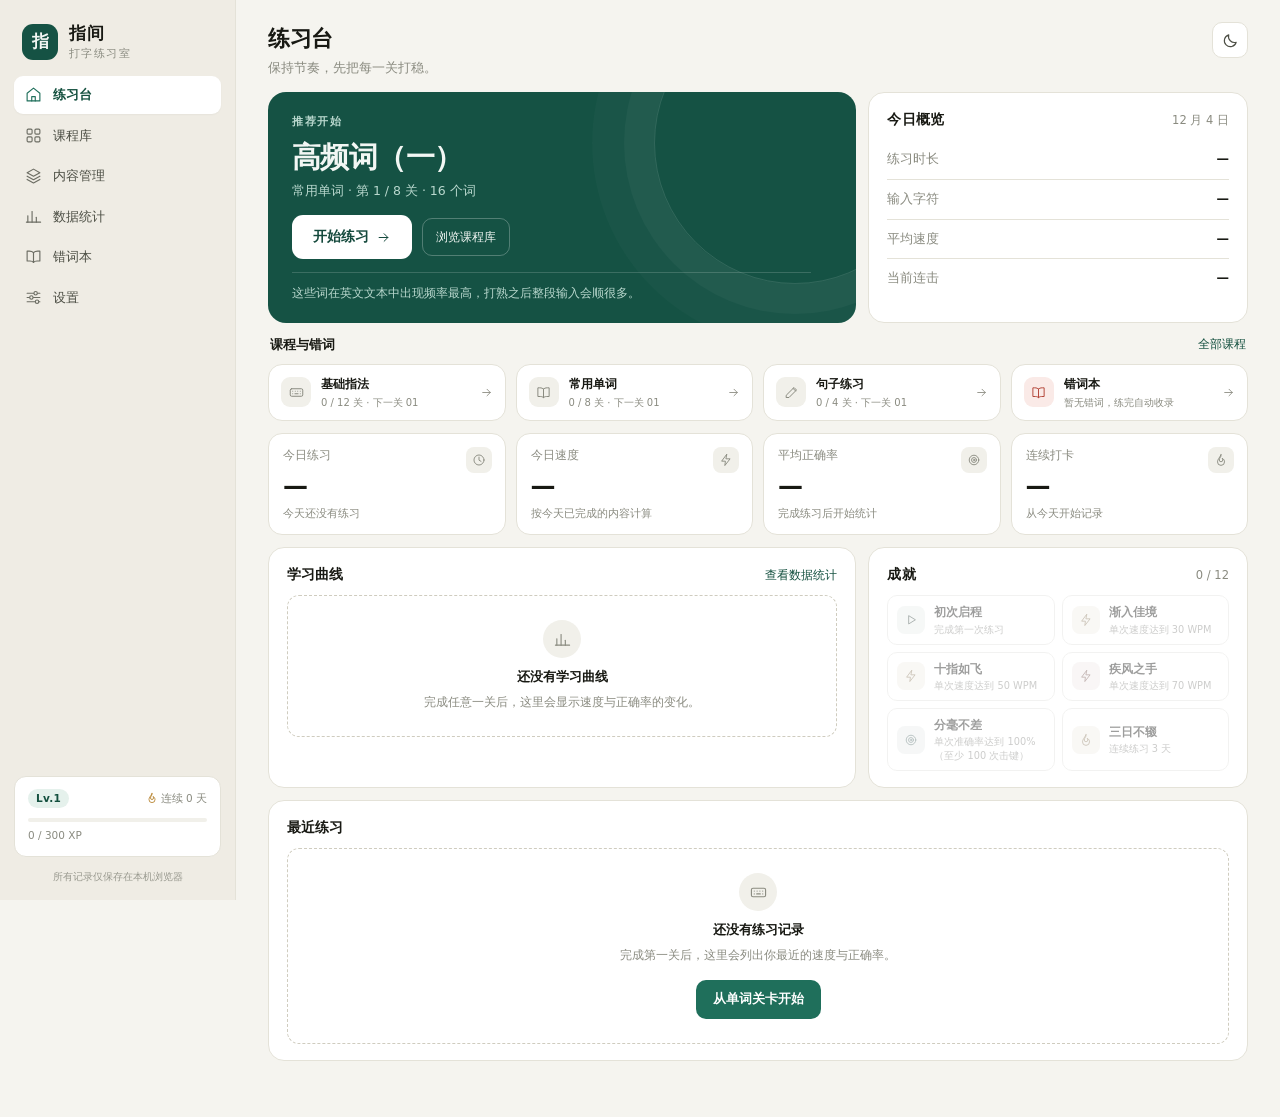
<file: index.html>
<!DOCTYPE html>
<html lang="zh-CN" data-theme="light">
<head>
  <meta charset="UTF-8">
  <meta name="viewport" content="width=device-width, initial-scale=1.0">
  <meta name="description" content="指间打字练习室：中文界面的英文打字训练工具，包含指法课程、单词与句子练习、逐字符反馈、速度与准确率统计。">
  <title>指间 · 打字练习室</title>
  <link rel="stylesheet" href="assets/styles.css">
  <script>
    // 首屏先按已保存的主题与语言着色，避免深色系统下闪白
    (function () {
      try {
        var saved = JSON.parse(localStorage.getItem("zhijian.typing.v1") || "{}");
        var theme = (saved.settings && saved.settings.theme) || "auto";
        if (theme === "auto") {
          theme = window.matchMedia && window.matchMedia("(prefers-color-scheme: dark)").matches ? "dark" : "light";
        }
        document.documentElement.setAttribute("data-theme", theme);
        var lang = (saved.settings && saved.settings.language) || "zh";
        document.documentElement.setAttribute("lang", lang === "zh" ? "zh-CN" : lang);
      } catch (err) { /* 保持默认浅色与中文 */ }
    })();
  </script>
</head>
<body>
  <svg class="svg-sprite" aria-hidden="true" xmlns="http://www.w3.org/2000/svg">
    <symbol id="i-home" viewBox="0 0 24 24"><path d="M3 10.2 12 3l9 7.2V21H3z"/><path d="M9.5 21v-6h5v6"/></symbol>
    <symbol id="i-grid" viewBox="0 0 24 24"><rect x="3" y="3" width="7" height="7" rx="1.6"/><rect x="14" y="3" width="7" height="7" rx="1.6"/><rect x="3" y="14" width="7" height="7" rx="1.6"/><rect x="14" y="14" width="7" height="7" rx="1.6"/></symbol>
    <symbol id="i-chart" viewBox="0 0 24 24"><path d="M4 20V11"/><path d="M10 20V5"/><path d="M16 20v-7"/><path d="M22 20H2"/></symbol>
    <symbol id="i-book" viewBox="0 0 24 24"><path d="M12 6.6C10.7 5.2 8.8 4.5 6 4.5H3v13.9h4c2.4 0 4.2.7 5 2 .8-1.3 2.6-2 5-2h4V4.5h-3c-2.8 0-4.7.7-6 2.1z"/><path d="M12 6.6v13.8"/></symbol>
    <symbol id="i-settings" viewBox="0 0 24 24"><path d="M3 6h9M18 6h3M3 12h3M12 12h9M3 18h11M20 18h1"/><circle cx="15" cy="6" r="2.4"/><circle cx="9" cy="12" r="2.4"/><circle cx="17" cy="18" r="2.4"/></symbol>
    <symbol id="i-play" viewBox="0 0 24 24"><path d="M8 5.2v13.6L19 12z"/></symbol>
    <symbol id="i-lock" viewBox="0 0 24 24"><rect x="5" y="11" width="14" height="10" rx="2"/><path d="M8.5 11V8a3.5 3.5 0 0 1 7 0v3"/></symbol>
    <symbol id="i-check" viewBox="0 0 24 24"><path d="M4 12.6 9.4 18 20 6.6"/></symbol>
    <symbol id="i-arrow-left" viewBox="0 0 24 24"><path d="M19 12H5"/><path d="m11 6-6 6 6 6"/></symbol>
    <symbol id="i-arrow-right" viewBox="0 0 24 24"><path d="M5 12h14"/><path d="m13 6 6 6-6 6"/></symbol>
    <symbol id="i-refresh" viewBox="0 0 24 24"><path d="M20 12a8 8 0 1 1-2.7-6"/><path d="M20 4v5h-5"/></symbol>
    <symbol id="i-speaker" viewBox="0 0 24 24"><path d="M11 5 6 9H3v6h3l5 4z"/><path d="M15.2 8.6a5 5 0 0 1 0 6.8"/><path d="M18.2 5.8a9 9 0 0 1 0 12.4"/></symbol>
    <symbol id="i-flame" viewBox="0 0 24 24"><path d="M12 3c1.1 4-3 5.2-3 9a3 3 0 0 0 6 0c0-1.1-.5-2-1-3 3 1.5 4 3.9 4 6.2a6 6 0 0 1-12 0C6 11.2 9 9 12 3z"/></symbol>
    <symbol id="i-target" viewBox="0 0 24 24"><circle cx="12" cy="12" r="8.2"/><circle cx="12" cy="12" r="4.2"/><circle cx="12" cy="12" r="1"/></symbol>
    <symbol id="i-bolt" viewBox="0 0 24 24"><path d="M13 2.5 4.5 14H11l-1 7.5L19 10h-6.5z"/></symbol>
    <symbol id="i-trophy" viewBox="0 0 24 24"><path d="M8 4h8v4.6a4 4 0 0 1-8 0z"/><path d="M8 5.5H5v2a3 3 0 0 0 3 3"/><path d="M16 5.5h3v2a3 3 0 0 1-3 3"/><path d="M12 12.6V17"/><path d="M8 21h8"/><path d="M9.5 21v-3.4h5V21"/></symbol>
    <symbol id="i-keyboard" viewBox="0 0 24 24"><rect x="2" y="6" width="20" height="12" rx="2.2"/><path d="M6 10h.01M10 10h.01M14 10h.01M18 10h.01M6 14h.01M18 14h.01M9.5 14h5"/></symbol>
    <symbol id="i-trash" viewBox="0 0 24 24"><path d="M4 7h16"/><path d="M9.5 7V4h5v3"/><path d="M6.5 7l1 13h9l1-13"/><path d="M10.5 11v5.5M13.5 11v5.5"/></symbol>
    <symbol id="i-sun" viewBox="0 0 24 24"><circle cx="12" cy="12" r="4"/><path d="M12 2v2M12 20v2M2 12h2M20 12h2M4.9 4.9l1.4 1.4M17.7 17.7l1.4 1.4M19.1 4.9l-1.4 1.4M6.3 17.7l-1.4 1.4"/></symbol>
    <symbol id="i-moon" viewBox="0 0 24 24"><path d="M20 14.5A8.5 8.5 0 0 1 9.5 4 8.5 8.5 0 1 0 20 14.5z"/></symbol>
    <symbol id="i-close" viewBox="0 0 24 24"><path d="m6 6 12 12M18 6 6 18"/></symbol>
    <symbol id="i-plus" viewBox="0 0 24 24"><path d="M12 5v14M5 12h14"/></symbol>
    <symbol id="i-clock" viewBox="0 0 24 24"><circle cx="12" cy="12" r="8.6"/><path d="M12 7v5.3l3.4 2"/></symbol>
    <symbol id="i-star" viewBox="0 0 24 24"><path d="m12 3.4 2.7 5.5 6 .9-4.4 4.3 1.1 6-5.4-2.9-5.4 2.9 1.1-6L3.3 9.8l6-.9z"/></symbol>
    <symbol id="i-pen" viewBox="0 0 24 24"><path d="M4 20h4L20 8l-4-4L4 16z"/><path d="m14.5 5.5 4 4"/></symbol>
    <symbol id="i-layers" viewBox="0 0 24 24"><path d="M12 3 3 8l9 5 9-5z"/><path d="m3 13 9 5 9-5"/><path d="m3 17.5 9 5 9-5"/></symbol>
  </svg>

  <input id="keySink" class="key-sink" autocomplete="off" autocorrect="off" autocapitalize="off" spellcheck="false" tabindex="-1" aria-hidden="true">

  <div class="app" id="app">
    <aside class="sidebar">
      <a class="brand" href="#/home">
        <span class="brand-mark" data-i18n="brand.mark">指</span>
        <span class="brand-text">
          <strong data-i18n="brand.name">指间</strong>
          <small data-i18n="brand.sub">打字练习室</small>
        </span>
      </a>

      <nav class="nav" id="nav">
        <a href="#/home" data-nav="home"><svg><use href="#i-home"/></svg><span data-i18n="nav.home">练习台</span></a>
        <a href="#/courses" data-nav="courses"><svg><use href="#i-grid"/></svg><span data-i18n="nav.courses">课程库</span></a>
        <a href="#/manage" data-nav="manage"><svg><use href="#i-layers"/></svg><span data-i18n="nav.manage">内容管理</span></a>
        <a href="#/stats" data-nav="stats"><svg><use href="#i-chart"/></svg><span data-i18n="nav.stats">数据统计</span></a>
        <a href="#/errors" data-nav="errors"><svg><use href="#i-book"/></svg><span data-i18n="nav.errors">错词本</span><em class="nav-badge" id="navErrorBadge" hidden>0</em></a>
        <a href="#/settings" data-nav="settings"><svg><use href="#i-settings"/></svg><span data-i18n="nav.settings">设置</span></a>
      </nav>

      <div class="sidebar-spacer"></div>

      <div class="profile-card">
        <div class="profile-row">
          <span class="level-pill" id="profileLevel">Lv.1</span>
          <span class="streak-chip" id="profileStreak"><svg><use href="#i-flame"/></svg>连续 0 天</span>
        </div>
        <div class="xp-track"><i id="profileXpBar" style="width:0%"></i></div>
        <div class="xp-text" id="profileXpText">0 / 300 XP</div>
      </div>
      <p class="sidebar-note" data-i18n="sidebar.note">所有记录仅保存在本机浏览器</p>
    </aside>

    <main class="main">
      <header class="topbar">
        <div class="topbar-title">
          <h1 id="pageTitle">练习台</h1>
          <p id="pageSub">保持节奏，先把每一关打稳。</p>
        </div>
        <div class="topbar-actions">
          <button class="icon-btn" id="themeBtn" title="切换深浅色" aria-label="切换深浅色" data-i18n-title="theme.toggle" data-i18n-aria="theme.toggle">
            <svg class="ico-sun"><use href="#i-sun"/></svg>
            <svg class="ico-moon"><use href="#i-moon"/></svg>
          </button>
        </div>
      </header>

      <div class="views" id="views">
        <section class="view" data-view="home" hidden></section>
        <section class="view" data-view="courses" hidden></section>
        <section class="view" data-view="manage" hidden></section>
        <section class="view" data-view="stats" hidden></section>
        <section class="view" data-view="errors" hidden></section>
        <section class="view" data-view="settings" hidden></section>
      </div>
    </main>
  </div>

  <div class="practice-layer" id="practiceLayer" hidden>
    <div class="practice-shell">
      <div class="practice-head">
        <button class="icon-btn" id="practiceBack" title="退出练习" aria-label="退出练习" data-i18n-title="practice.exit" data-i18n-aria="practice.exit"><svg><use href="#i-arrow-left"/></svg></button>
        <div class="practice-heading">
          <div class="practice-course" id="pCourse">基础指法</div>
          <div class="practice-title" id="pTitle">基准键 F / J</div>
        </div>
        <div class="practice-tools">
          <button class="ghost-btn small" id="pRestart"><svg><use href="#i-refresh"/></svg><span data-i18n="practice.restart">重来</span></button>
        </div>
      </div>

      <div class="progress-track"><i id="pProgress" style="width:0%"></i></div>

      <div class="live-stats">
        <div class="live-stat"><span class="live-label" data-i18n="practice.stat.speed">速度</span><span class="live-value" id="pWpm">0</span><span class="live-unit">WPM</span></div>
        <div class="live-stat"><span class="live-label" data-i18n="practice.stat.accuracy">正确率</span><span class="live-value" id="pAcc">100</span><span class="live-unit">%</span></div>
        <div class="live-stat"><span class="live-label" data-i18n="practice.stat.time">用时</span><span class="live-value" id="pTime">0:00</span></div>
        <div class="live-stat"><span class="live-label" data-i18n="practice.stat.combo">连击</span><span class="live-value" id="pCombo">0</span></div>
        <div class="live-stat live-stat-progress"><span class="live-label" data-i18n="practice.stat.progress">进度</span><span class="live-value" id="pCount">0 / 0</span></div>
      </div>

      <div class="stage" id="stage"></div>

      <div class="keyboard-wrap" id="keyboardWrap">
        <div class="keyboard" id="keyboard"></div>
        <div class="keyboard-legend">
          <span><i class="legend-dot expected"></i><span data-i18n="practice.legend.next">下一个键</span></span>
          <span><i class="legend-dot hot"></i><span data-i18n="practice.legend.hot">本次易错</span></span>
          <span class="legend-note" data-i18n="practice.legend.note">F / J 键上有定位凸起</span>
        </div>
      </div>

      <div class="practice-foot">
        <span id="pFootHint" data-i18n="practice.foot">按任意字母键开始 · 退格键删除 · Esc 退出</span>
      </div>
    </div>

    <div class="result-layer" id="resultLayer" hidden></div>
  </div>

  <div class="modal-layer" id="modalLayer" hidden>
    <div class="modal" id="modal" role="dialog" aria-modal="true"></div>
  </div>

  <div class="toast-stack" id="toastStack"></div>

  <script src="assets/i18n.js"></script>
  <script src="assets/lang/zh.js"></script>
  <script src="assets/lang/en.js"></script>
  <script src="assets/data.js"></script>
  <script src="assets/store.js"></script>
  <script src="assets/speech.js"></script>
  <script src="assets/practice.js"></script>
  <script src="assets/app.js"></script>
</body>
</html>
</file>
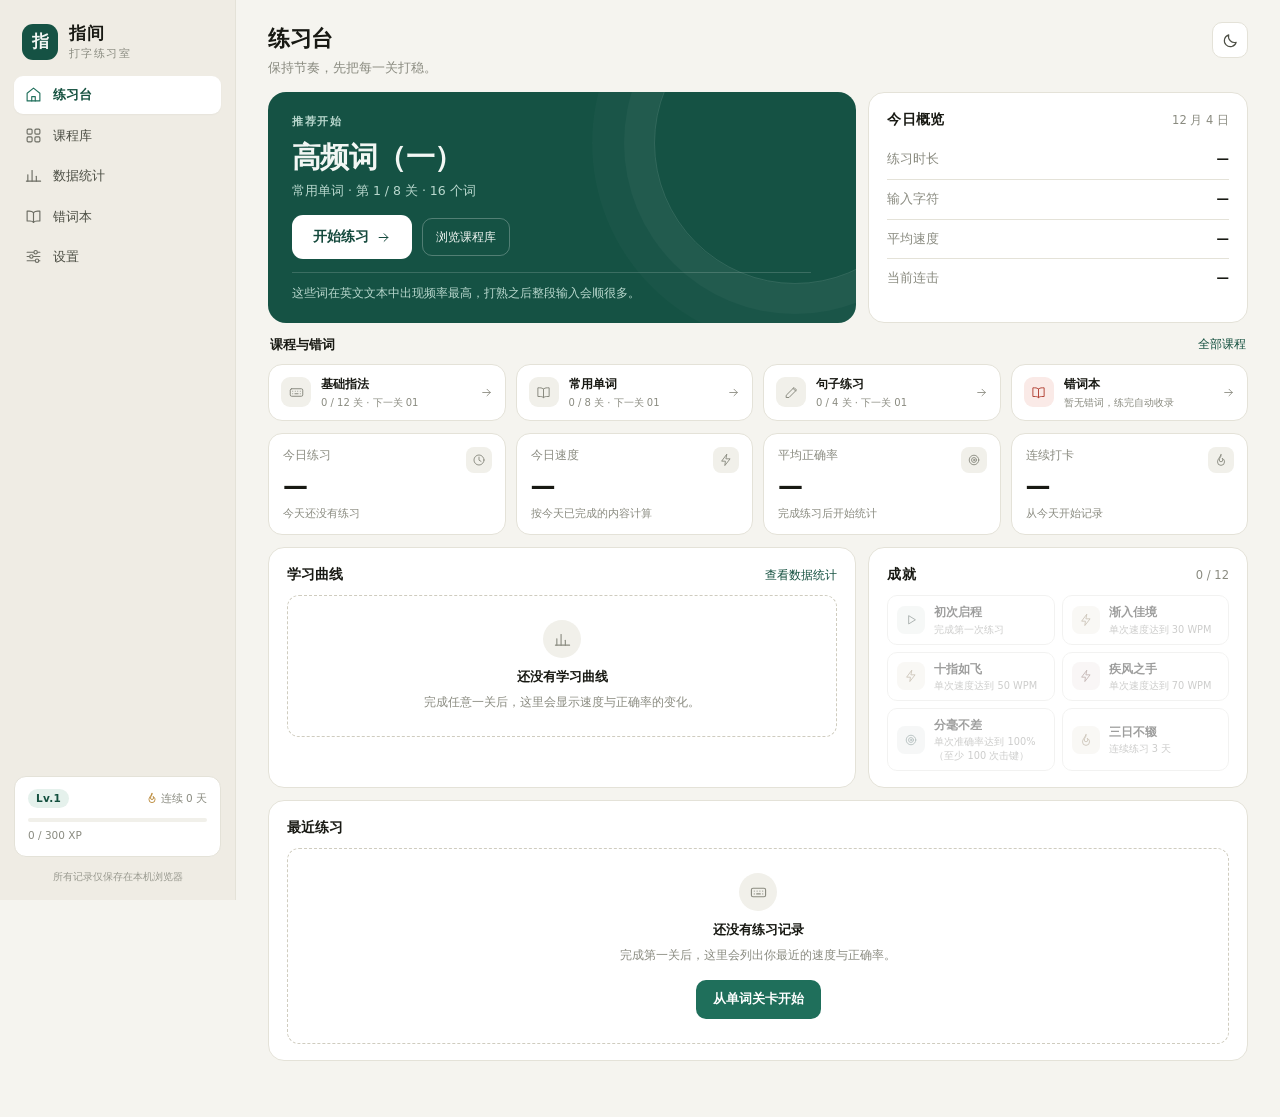
<file: typingclub/2026-11-15/typing-trainer/outputs/index.html>
<!DOCTYPE html>
<html lang="zh-CN" data-theme="light">
<head>
  <meta charset="UTF-8">
  <meta name="viewport" content="width=device-width, initial-scale=1.0">
  <meta name="description" content="指间打字练习室：中文界面的英文打字训练工具，包含指法课程、单词与句子练习、逐字符反馈、速度与准确率统计。">
  <title>指间 · 打字练习室</title>
  <link rel="stylesheet" href="assets/styles.css">
  <script>
    // 首屏先按已保存的主题与语言着色，避免深色系统下闪白
    (function () {
      try {
        var saved = JSON.parse(localStorage.getItem("zhijian.typing.v1") || "{}");
        var theme = (saved.settings && saved.settings.theme) || "auto";
        if (theme === "auto") {
          theme = window.matchMedia && window.matchMedia("(prefers-color-scheme: dark)").matches ? "dark" : "light";
        }
        document.documentElement.setAttribute("data-theme", theme);
        var lang = (saved.settings && saved.settings.language) || "zh";
        document.documentElement.setAttribute("lang", lang === "zh" ? "zh-CN" : lang);
      } catch (err) { /* 保持默认浅色与中文 */ }
    })();
  </script>
</head>
<body>
  <svg class="svg-sprite" aria-hidden="true" xmlns="http://www.w3.org/2000/svg">
    <symbol id="i-home" viewBox="0 0 24 24"><path d="M3 10.2 12 3l9 7.2V21H3z"/><path d="M9.5 21v-6h5v6"/></symbol>
    <symbol id="i-grid" viewBox="0 0 24 24"><rect x="3" y="3" width="7" height="7" rx="1.6"/><rect x="14" y="3" width="7" height="7" rx="1.6"/><rect x="3" y="14" width="7" height="7" rx="1.6"/><rect x="14" y="14" width="7" height="7" rx="1.6"/></symbol>
    <symbol id="i-chart" viewBox="0 0 24 24"><path d="M4 20V11"/><path d="M10 20V5"/><path d="M16 20v-7"/><path d="M22 20H2"/></symbol>
    <symbol id="i-book" viewBox="0 0 24 24"><path d="M12 6.6C10.7 5.2 8.8 4.5 6 4.5H3v13.9h4c2.4 0 4.2.7 5 2 .8-1.3 2.6-2 5-2h4V4.5h-3c-2.8 0-4.7.7-6 2.1z"/><path d="M12 6.6v13.8"/></symbol>
    <symbol id="i-settings" viewBox="0 0 24 24"><path d="M3 6h9M18 6h3M3 12h3M12 12h9M3 18h11M20 18h1"/><circle cx="15" cy="6" r="2.4"/><circle cx="9" cy="12" r="2.4"/><circle cx="17" cy="18" r="2.4"/></symbol>
    <symbol id="i-play" viewBox="0 0 24 24"><path d="M8 5.2v13.6L19 12z"/></symbol>
    <symbol id="i-lock" viewBox="0 0 24 24"><rect x="5" y="11" width="14" height="10" rx="2"/><path d="M8.5 11V8a3.5 3.5 0 0 1 7 0v3"/></symbol>
    <symbol id="i-check" viewBox="0 0 24 24"><path d="M4 12.6 9.4 18 20 6.6"/></symbol>
    <symbol id="i-arrow-left" viewBox="0 0 24 24"><path d="M19 12H5"/><path d="m11 6-6 6 6 6"/></symbol>
    <symbol id="i-arrow-right" viewBox="0 0 24 24"><path d="M5 12h14"/><path d="m13 6 6 6-6 6"/></symbol>
    <symbol id="i-refresh" viewBox="0 0 24 24"><path d="M20 12a8 8 0 1 1-2.7-6"/><path d="M20 4v5h-5"/></symbol>
    <symbol id="i-speaker" viewBox="0 0 24 24"><path d="M11 5 6 9H3v6h3l5 4z"/><path d="M15.2 8.6a5 5 0 0 1 0 6.8"/><path d="M18.2 5.8a9 9 0 0 1 0 12.4"/></symbol>
    <symbol id="i-flame" viewBox="0 0 24 24"><path d="M12 3c1.1 4-3 5.2-3 9a3 3 0 0 0 6 0c0-1.1-.5-2-1-3 3 1.5 4 3.9 4 6.2a6 6 0 0 1-12 0C6 11.2 9 9 12 3z"/></symbol>
    <symbol id="i-target" viewBox="0 0 24 24"><circle cx="12" cy="12" r="8.2"/><circle cx="12" cy="12" r="4.2"/><circle cx="12" cy="12" r="1"/></symbol>
    <symbol id="i-bolt" viewBox="0 0 24 24"><path d="M13 2.5 4.5 14H11l-1 7.5L19 10h-6.5z"/></symbol>
    <symbol id="i-trophy" viewBox="0 0 24 24"><path d="M8 4h8v4.6a4 4 0 0 1-8 0z"/><path d="M8 5.5H5v2a3 3 0 0 0 3 3"/><path d="M16 5.5h3v2a3 3 0 0 1-3 3"/><path d="M12 12.6V17"/><path d="M8 21h8"/><path d="M9.5 21v-3.4h5V21"/></symbol>
    <symbol id="i-keyboard" viewBox="0 0 24 24"><rect x="2" y="6" width="20" height="12" rx="2.2"/><path d="M6 10h.01M10 10h.01M14 10h.01M18 10h.01M6 14h.01M18 14h.01M9.5 14h5"/></symbol>
    <symbol id="i-trash" viewBox="0 0 24 24"><path d="M4 7h16"/><path d="M9.5 7V4h5v3"/><path d="M6.5 7l1 13h9l1-13"/><path d="M10.5 11v5.5M13.5 11v5.5"/></symbol>
    <symbol id="i-sun" viewBox="0 0 24 24"><circle cx="12" cy="12" r="4"/><path d="M12 2v2M12 20v2M2 12h2M20 12h2M4.9 4.9l1.4 1.4M17.7 17.7l1.4 1.4M19.1 4.9l-1.4 1.4M6.3 17.7l-1.4 1.4"/></symbol>
    <symbol id="i-moon" viewBox="0 0 24 24"><path d="M20 14.5A8.5 8.5 0 0 1 9.5 4 8.5 8.5 0 1 0 20 14.5z"/></symbol>
    <symbol id="i-close" viewBox="0 0 24 24"><path d="m6 6 12 12M18 6 6 18"/></symbol>
    <symbol id="i-plus" viewBox="0 0 24 24"><path d="M12 5v14M5 12h14"/></symbol>
    <symbol id="i-clock" viewBox="0 0 24 24"><circle cx="12" cy="12" r="8.6"/><path d="M12 7v5.3l3.4 2"/></symbol>
    <symbol id="i-star" viewBox="0 0 24 24"><path d="m12 3.4 2.7 5.5 6 .9-4.4 4.3 1.1 6-5.4-2.9-5.4 2.9 1.1-6L3.3 9.8l6-.9z"/></symbol>
    <symbol id="i-pen" viewBox="0 0 24 24"><path d="M4 20h4L20 8l-4-4L4 16z"/><path d="m14.5 5.5 4 4"/></symbol>
  </svg>

  <input id="keySink" class="key-sink" autocomplete="off" autocorrect="off" autocapitalize="off" spellcheck="false" tabindex="-1" aria-hidden="true">

  <div class="app" id="app">
    <aside class="sidebar">
      <a class="brand" href="#/home">
        <span class="brand-mark" data-i18n="brand.mark">指</span>
        <span class="brand-text">
          <strong data-i18n="brand.name">指间</strong>
          <small data-i18n="brand.sub">打字练习室</small>
        </span>
      </a>

      <nav class="nav" id="nav">
        <a href="#/home" data-nav="home"><svg><use href="#i-home"/></svg><span data-i18n="nav.home">练习台</span></a>
        <a href="#/courses" data-nav="courses"><svg><use href="#i-grid"/></svg><span data-i18n="nav.courses">课程库</span></a>
        <a href="#/stats" data-nav="stats"><svg><use href="#i-chart"/></svg><span data-i18n="nav.stats">数据统计</span></a>
        <a href="#/errors" data-nav="errors"><svg><use href="#i-book"/></svg><span data-i18n="nav.errors">错词本</span><em class="nav-badge" id="navErrorBadge" hidden>0</em></a>
        <a href="#/settings" data-nav="settings"><svg><use href="#i-settings"/></svg><span data-i18n="nav.settings">设置</span></a>
      </nav>

      <div class="sidebar-spacer"></div>

      <div class="profile-card">
        <div class="profile-row">
          <span class="level-pill" id="profileLevel">Lv.1</span>
          <span class="streak-chip" id="profileStreak"><svg><use href="#i-flame"/></svg>连续 0 天</span>
        </div>
        <div class="xp-track"><i id="profileXpBar" style="width:0%"></i></div>
        <div class="xp-text" id="profileXpText">0 / 300 XP</div>
      </div>
      <p class="sidebar-note" data-i18n="sidebar.note">所有记录仅保存在本机浏览器</p>
    </aside>

    <main class="main">
      <header class="topbar">
        <div class="topbar-title">
          <h1 id="pageTitle">练习台</h1>
          <p id="pageSub">保持节奏，先把每一关打稳。</p>
        </div>
        <div class="topbar-actions">
          <button class="icon-btn" id="themeBtn" title="切换深浅色" aria-label="切换深浅色" data-i18n-title="theme.toggle" data-i18n-aria="theme.toggle">
            <svg class="ico-sun"><use href="#i-sun"/></svg>
            <svg class="ico-moon"><use href="#i-moon"/></svg>
          </button>
        </div>
      </header>

      <div class="views" id="views">
        <section class="view" data-view="home" hidden></section>
        <section class="view" data-view="courses" hidden></section>
        <section class="view" data-view="stats" hidden></section>
        <section class="view" data-view="errors" hidden></section>
        <section class="view" data-view="settings" hidden></section>
      </div>
    </main>
  </div>

  <div class="practice-layer" id="practiceLayer" hidden>
    <div class="practice-shell">
      <div class="practice-head">
        <button class="icon-btn" id="practiceBack" title="退出练习" aria-label="退出练习" data-i18n-title="practice.exit" data-i18n-aria="practice.exit"><svg><use href="#i-arrow-left"/></svg></button>
        <div class="practice-heading">
          <div class="practice-course" id="pCourse">基础指法</div>
          <div class="practice-title" id="pTitle">基准键 F / J</div>
        </div>
        <div class="practice-tools">
          <button class="ghost-btn small" id="pRestart"><svg><use href="#i-refresh"/></svg><span data-i18n="practice.restart">重来</span></button>
        </div>
      </div>

      <div class="progress-track"><i id="pProgress" style="width:0%"></i></div>

      <div class="live-stats">
        <div class="live-stat"><span class="live-label" data-i18n="practice.stat.speed">速度</span><span class="live-value" id="pWpm">0</span><span class="live-unit">WPM</span></div>
        <div class="live-stat"><span class="live-label" data-i18n="practice.stat.accuracy">正确率</span><span class="live-value" id="pAcc">100</span><span class="live-unit">%</span></div>
        <div class="live-stat"><span class="live-label" data-i18n="practice.stat.time">用时</span><span class="live-value" id="pTime">0:00</span></div>
        <div class="live-stat"><span class="live-label" data-i18n="practice.stat.combo">连击</span><span class="live-value" id="pCombo">0</span></div>
        <div class="live-stat live-stat-progress"><span class="live-label" data-i18n="practice.stat.progress">进度</span><span class="live-value" id="pCount">0 / 0</span></div>
      </div>

      <div class="stage" id="stage"></div>

      <div class="keyboard-wrap" id="keyboardWrap">
        <div class="keyboard" id="keyboard"></div>
        <div class="keyboard-legend">
          <span><i class="legend-dot expected"></i><span data-i18n="practice.legend.next">下一个键</span></span>
          <span><i class="legend-dot hot"></i><span data-i18n="practice.legend.hot">本次易错</span></span>
          <span class="legend-note" data-i18n="practice.legend.note">F / J 键上有定位凸起</span>
        </div>
      </div>

      <div class="practice-foot">
        <span id="pFootHint" data-i18n="practice.foot">按任意字母键开始 · 退格键删除 · Esc 退出</span>
      </div>
    </div>

    <div class="result-layer" id="resultLayer" hidden></div>
  </div>

  <div class="modal-layer" id="modalLayer" hidden>
    <div class="modal" id="modal" role="dialog" aria-modal="true"></div>
  </div>

  <div class="toast-stack" id="toastStack"></div>

  <script src="assets/i18n.js"></script>
  <script src="assets/lang/zh.js"></script>
  <script src="assets/lang/en.js"></script>
  <script src="assets/data.js"></script>
  <script src="assets/store.js"></script>
  <script src="assets/speech.js"></script>
  <script src="assets/practice.js"></script>
  <script src="assets/app.js"></script>
</body>
</html>
</file>
<file: assets/styles.css>
/* 指间 · 打字练习室 —— 视觉系统 */

:root {
  --bg: #f5f4ef;
  --bg-soft: #efece4;
  --surface: #ffffff;
  --surface-2: #f1f0ea;
  --line: #e4e2d8;
  --line-strong: #cfccbf;
  --ink: #181913;
  --ink-2: #4c4e44;
  --muted: #8a8b80;
  --accent: #1f6f5b;
  --accent-strong: #175846;
  --accent-soft: #e5f1ec;
  --accent-ink: #14503f;
  --accent-contrast: #ffffff;
  --amber: #b0781c;
  --amber-soft: #f8efdb;
  --rose: #b5483c;
  --rose-soft: #faeae7;
  --violet: #6a5a9b;
  --violet-soft: #eeebf7;
  --teal: #2c7a78;
  --teal-soft: #e3f0ef;
  --hero-bg: #155244;
  --hero-ink: #f2f7f4;
  --hero-sub: #b9d8ce;
  --shadow: 0 1px 2px rgba(24, 25, 19, .04), 0 16px 40px -26px rgba(24, 25, 19, .35);
  --radius: 16px;
  --radius-sm: 10px;
  --mono: "JetBrains Mono", "Cascadia Mono", "SFMono-Regular", Consolas, "Liberation Mono", monospace;
  --sans: "Inter", "Segoe UI", "PingFang SC", "Hiragino Sans GB", "Microsoft YaHei", system-ui, sans-serif;
}

[data-theme="dark"] {
  --bg: #101210;
  --bg-soft: #0c0e0c;
  --surface: #171a17;
  --surface-2: #1e221e;
  --line: #2a2f29;
  --line-strong: #3b423a;
  --ink: #e9ece4;
  --ink-2: #b1b7ac;
  --muted: #7e857a;
  --accent: #63c2a6;
  --accent-strong: #8ad6bf;
  --accent-soft: #1b2f28;
  --accent-ink: #a9e5d3;
  --accent-contrast: #0c1a15;
  --amber: #e0b171;
  --amber-soft: #332a1b;
  --rose: #e08a7f;
  --rose-soft: #38211f;
  --violet: #b0a3e0;
  --violet-soft: #292540;
  --teal: #7fc9c5;
  --teal-soft: #1b2f2f;
  --hero-bg: #16332b;
  --hero-ink: #edf5f0;
  --hero-sub: #9fc0b4;
  --shadow: 0 1px 2px rgba(0, 0, 0, .25), 0 22px 48px -30px rgba(0, 0, 0, .7);
}

* { box-sizing: border-box; }

html, body { margin: 0; padding: 0; }

body {
  background: var(--bg);
  color: var(--ink);
  font-family: var(--sans);
  font-size: 14px;
  line-height: 1.5;
  -webkit-font-smoothing: antialiased;
  text-rendering: optimizeLegibility;
}

h1, h2, h3, h4, p { margin: 0; }

a { color: inherit; }

button { font-family: inherit; }

svg { fill: none; stroke: currentColor; stroke-width: 1.6; stroke-linecap: round; stroke-linejoin: round; }

.svg-sprite { display: none; }

[hidden] { display: none !important; }

::selection { background: var(--accent-soft); color: var(--accent-ink); }

:focus-visible { outline: 2px solid var(--accent); outline-offset: 2px; }

::-webkit-scrollbar { width: 10px; height: 10px; }
::-webkit-scrollbar-thumb { background: var(--line-strong); border-radius: 999px; border: 3px solid var(--bg); }
::-webkit-scrollbar-track { background: transparent; }

.muted { color: var(--muted); }
.small { font-size: 11.5px; }
.mono { font-family: var(--mono); font-weight: 500; }

/* ---------- 布局 ---------- */

.app { min-height: 100vh; }

.sidebar {
  position: fixed;
  top: 0;
  left: 0;
  bottom: 0;
  width: 236px;
  display: flex;
  flex-direction: column;
  padding: 20px 14px 16px;
  border-right: 1px solid var(--line);
  background: var(--bg-soft);
  z-index: 20;
}

.main {
  margin-left: 236px;
  padding: 22px 32px 48px;
  min-height: 100vh;
}

.topbar,
.views {
  max-width: 1120px;
  margin: 0 auto;
}

.topbar {
  display: flex;
  align-items: flex-start;
  justify-content: space-between;
  gap: 16px;
  margin-bottom: 14px;
}

.topbar-title h1 {
  font-size: 22px;
  font-weight: 600;
  letter-spacing: -0.015em;
}

.topbar-title p {
  font-size: 12.5px;
  color: var(--muted);
  margin-top: 4px;
}

.topbar-actions { display: flex; gap: 8px; }

/* ---------- 品牌与导航 ---------- */

.brand {
  display: flex;
  align-items: center;
  gap: 11px;
  padding: 4px 8px 16px;
  text-decoration: none;
}

.brand-mark {
  width: 36px;
  height: 36px;
  border-radius: 11px;
  background: var(--hero-bg);
  color: var(--hero-ink);
  display: grid;
  place-items: center;
  font-size: 17px;
  font-weight: 600;
  letter-spacing: 0;
  flex: none;
}

.brand-text { display: flex; flex-direction: column; line-height: 1.25; }
.brand-text strong { font-size: 16.5px; letter-spacing: .06em; font-weight: 600; }
.brand-text small { font-size: 10.5px; color: var(--muted); letter-spacing: .14em; margin-top: 2px; }

.nav { display: flex; flex-direction: column; gap: 3px; }

.nav a {
  display: flex;
  align-items: center;
  gap: 11px;
  padding: 9px 11px;
  border-radius: 9px;
  color: var(--ink-2);
  font-size: 13px;
  text-decoration: none;
  position: relative;
  transition: background .15s, color .15s;
}

.nav a svg { width: 17px; height: 17px; opacity: .8; flex: none; }

.nav a:hover { background: var(--surface); color: var(--ink); }

.nav a.active {
  background: var(--surface);
  color: var(--accent-ink);
  font-weight: 600;
  box-shadow: 0 1px 2px rgba(0, 0, 0, .04);
}

.nav a.active svg { opacity: 1; color: var(--accent); }

.nav-badge {
  margin-left: auto;
  font-style: normal;
  font-size: 10px;
  font-weight: 600;
  min-width: 17px;
  height: 17px;
  padding: 0 4px;
  border-radius: 999px;
  background: var(--rose-soft);
  color: var(--rose);
  display: inline-grid;
  place-items: center;
}

.sidebar-spacer { flex: 1; }

.profile-card {
  border: 1px solid var(--line);
  background: var(--surface);
  border-radius: 12px;
  padding: 12px 13px;
}

.profile-row { display: flex; align-items: center; justify-content: space-between; gap: 6px; margin-bottom: 10px; }

.level-pill {
  font-size: 10.5px;
  font-weight: 600;
  padding: 2px 8px;
  border-radius: 999px;
  background: var(--accent-soft);
  color: var(--accent-ink);
  letter-spacing: .03em;
}

.streak-chip {
  font-size: 10.5px;
  color: var(--muted);
  display: inline-flex;
  align-items: center;
  gap: 3px;
}

.streak-chip svg { width: 12px; height: 12px; color: var(--amber); }

.xp-track {
  height: 4px;
  border-radius: 999px;
  background: var(--surface-2);
  overflow: hidden;
}

.xp-track i {
  display: block;
  height: 100%;
  border-radius: 999px;
  background: var(--accent);
  transition: width .4s ease;
}

.xp-text { font-size: 10.5px; color: var(--muted); margin-top: 6px; font-variant-numeric: tabular-nums; }

.sidebar-note {
  font-size: 10px;
  color: var(--muted);
  text-align: center;
  margin: 12px 0 0;
  opacity: .85;
}

/* ---------- 通用组件 ---------- */

.btn {
  display: inline-flex;
  align-items: center;
  justify-content: center;
  gap: 7px;
  padding: 10px 16px;
  border: 1px solid transparent;
  border-radius: 10px;
  font-size: 12.5px;
  font-weight: 600;
  cursor: pointer;
  text-decoration: none;
  transition: background .15s, border-color .15s, color .15s, transform .1s;
}

.btn:active { transform: translateY(1px); }
.btn svg { width: 15px; height: 15px; }

.btn.primary { background: var(--accent); color: var(--accent-contrast); }
.btn.primary:hover { background: var(--accent-strong); }

.btn.lg { padding: 12px 20px; font-size: 13.5px; border-radius: 11px; }

.btn.danger-solid { background: var(--rose); color: #fff; }

.ghost-btn {
  display: inline-flex;
  align-items: center;
  gap: 7px;
  padding: 9px 13px;
  border: 1px solid var(--line);
  border-radius: 10px;
  background: var(--surface);
  color: var(--ink-2);
  font-size: 12px;
  font-weight: 500;
  cursor: pointer;
  text-decoration: none;
  transition: background .15s, border-color .15s, color .15s;
}

.ghost-btn svg { width: 14px; height: 14px; }
.ghost-btn:hover { border-color: var(--line-strong); color: var(--ink); background: var(--surface-2); }
.ghost-btn.small { padding: 6px 10px; font-size: 11.5px; gap: 5px; }
.ghost-btn.danger { color: var(--rose); border-color: rgba(181, 72, 60, .28); }
.ghost-btn.danger:hover { background: var(--rose-soft); border-color: var(--rose); }

.icon-btn {
  width: 36px;
  height: 36px;
  display: inline-grid;
  place-items: center;
  border: 1px solid var(--line);
  border-radius: 10px;
  background: var(--surface);
  color: var(--ink-2);
  cursor: pointer;
  transition: background .15s, color .15s, border-color .15s;
  flex: none;
}

.icon-btn svg { width: 17px; height: 17px; }
.icon-btn:hover { background: var(--surface-2); color: var(--ink); border-color: var(--line-strong); }
.icon-btn.tiny { width: 26px; height: 26px; border-radius: 7px; }
.icon-btn.tiny svg { width: 13px; height: 13px; }

[data-theme="light"] .ico-sun { display: none; }
[data-theme="dark"] .ico-moon { display: none; }

.card {
  background: var(--surface);
  border: 1px solid var(--line);
  border-radius: var(--radius);
  padding: 16px 18px;
}

.card-head {
  display: flex;
  align-items: baseline;
  justify-content: space-between;
  gap: 10px;
  margin-bottom: 11px;
}

.card-head h3 { font-size: 13.5px; font-weight: 600; letter-spacing: .01em; }

.text-link { font-size: 11.5px; color: var(--accent-ink); text-decoration: none; font-weight: 500; }
.text-link:hover { text-decoration: underline; }

.eyebrow {
  font-size: 10.5px;
  letter-spacing: .16em;
  color: var(--hero-sub);
  font-weight: 600;
  margin-bottom: 10px;
}

/* ---------- 首页 ---------- */

.home-hero {
  display: grid;
  grid-template-columns: 1.55fr 1fr;
  gap: 12px;
  margin-bottom: 12px;
}

.hero-main {
  position: relative;
  overflow: hidden;
  background: var(--hero-bg);
  color: var(--hero-ink);
  border-radius: 18px;
  padding: 22px 24px 20px;
  display: flex;
  flex-direction: column;
  justify-content: center;
  min-height: 190px;
}

.hero-main::after {
  content: "";
  position: absolute;
  right: -80px;
  top: -90px;
  width: 280px;
  height: 280px;
  border-radius: 50%;
  border: 1px solid rgba(255, 255, 255, .12);
  box-shadow: 0 0 0 30px rgba(255, 255, 255, .035), 0 0 0 62px rgba(255, 255, 255, .02);
  pointer-events: none;
}

.hero-main .eyebrow { color: var(--hero-sub); }

.hero-main h2 {
  font-size: 29px;
  font-weight: 600;
  letter-spacing: -0.02em;
  line-height: 1.2;
}

.hero-desc { font-size: 12.5px; color: var(--hero-sub); margin-top: 8px; }

.hero-actions { display: flex; align-items: center; gap: 10px; margin-top: 14px; flex-wrap: wrap; }

.hero-main .btn.primary { background: #ffffff; color: #14493c; }
.hero-main .btn.primary:hover { background: #eaf3ee; }

.hero-main .ghost-btn {
  background: transparent;
  color: var(--hero-ink);
  border-color: rgba(255, 255, 255, .26);
}

.hero-main .ghost-btn:hover { background: rgba(255, 255, 255, .1); border-color: rgba(255, 255, 255, .4); }

.hero-tip {
  font-size: 11.5px;
  color: var(--hero-sub);
  margin-top: 13px;
  padding-top: 11px;
  border-top: 1px solid rgba(255, 255, 255, .16);
  max-width: 96%;
  line-height: 1.65;
}

.hero-side { display: flex; flex-direction: column; }

.kv-row {
  display: flex;
  align-items: center;
  justify-content: space-between;
  padding: 10px 0;
  border-bottom: 1px solid var(--line);
  font-size: 12.5px;
  color: var(--muted);
}

.kv-row:last-child { border-bottom: 0; padding-bottom: 2px; }
.kv-row b { color: var(--ink); font-weight: 600; font-variant-numeric: tabular-nums; }

.stat-grid {
  display: grid;
  grid-template-columns: repeat(4, 1fr);
  gap: 10px;
  margin-bottom: 12px;
}

.stat-card {
  position: relative;
  background: var(--surface);
  border: 1px solid var(--line);
  border-radius: 14px;
  padding: 13px 14px 12px;
  display: flex;
  flex-direction: column;
  gap: 2px;
}

.stat-label { font-size: 11.5px; color: var(--muted); }

.stat-value {
  font-size: 25px;
  font-weight: 600;
  letter-spacing: -0.02em;
  font-variant-numeric: tabular-nums;
  line-height: 1.3;
  margin-top: 4px;
}

.stat-value i {
  font-style: normal;
  font-size: 11px;
  font-weight: 500;
  color: var(--muted);
  margin-left: 3px;
  letter-spacing: 0;
}

.stat-hint { font-size: 10.5px; color: var(--muted); margin-top: 2px; }

.stat-icon {
  position: absolute;
  top: 13px;
  right: 13px;
  width: 26px;
  height: 26px;
  border-radius: 8px;
  background: var(--surface-2);
  color: var(--muted);
  display: grid;
  place-items: center;
}

.stat-icon svg { width: 14px; height: 14px; }

.stat-card.compact { padding: 12px 14px; }

/* ---------- 首页可点击区块 ---------- */

.is-clickable { cursor: pointer; }
.is-clickable:focus-visible { outline: 2px solid var(--accent); outline-offset: 2px; }
.hero-main.is-clickable:focus-visible { outline-offset: -4px; }
.hero-main::after { transition: transform .35s ease; }
.hero-main.is-clickable:hover::after { transform: scale(1.04); }
.hero-side.is-clickable, .chart-card.is-clickable, .ach-card.is-clickable { transition: border-color .16s, transform .16s; }
.hero-side.is-clickable:hover, .chart-card.is-clickable:hover, .ach-card.is-clickable:hover {
  border-color: var(--accent);
  transform: translateY(-1px);
}

a.stat-card { color: inherit; text-decoration: none; transition: border-color .16s, transform .16s; }
a.stat-card:hover { border-color: var(--accent); transform: translateY(-1px); }
a.stat-card:focus-visible { outline: 2px solid var(--accent); outline-offset: 2px; }

.quick-head { display: flex; align-items: center; justify-content: space-between; margin: 2px 2px 9px; }
.quick-head h3 { font-size: 13px; font-weight: 600; }

.quick-grid {
  display: grid;
  grid-template-columns: repeat(4, minmax(0, 1fr));
  gap: 10px;
  margin-bottom: 12px;
}

.quick-item {
  display: flex;
  align-items: center;
  gap: 10px;
  padding: 10px 12px;
  text-align: left;
  font: inherit;
  color: var(--ink);
  background: var(--surface);
  border: 1px solid var(--line);
  border-radius: 14px;
  cursor: pointer;
  transition: border-color .16s, transform .16s;
}

.quick-item:hover { border-color: var(--accent); transform: translateY(-1px); }
.quick-item:focus-visible { outline: 2px solid var(--accent); outline-offset: 2px; }

.quick-icon {
  width: 30px;
  height: 30px;
  flex: 0 0 30px;
  border-radius: 9px;
  background: var(--surface-2);
  color: var(--muted);
  display: grid;
  place-items: center;
}

.quick-icon svg { width: 15px; height: 15px; }

.quick-text { display: flex; flex-direction: column; min-width: 0; }
.quick-text b { font-size: 12px; font-weight: 600; white-space: nowrap; overflow: hidden; text-overflow: ellipsis; }
.quick-text small { font-size: 10px; color: var(--muted); margin-top: 2px; white-space: nowrap; overflow: hidden; text-overflow: ellipsis; }

.quick-go { margin-left: auto; color: var(--muted); display: flex; }
.quick-go svg { width: 13px; height: 13px; }

.quick-error .quick-icon { background: var(--rose-soft); color: var(--rose); }

.data-table tbody tr[data-session-id] { cursor: pointer; }
.data-table tbody tr[data-session-id]:hover td { background: var(--surface-2); }


.split {
  display: grid;
  grid-template-columns: 1.55fr 1fr;
  gap: 12px;
  margin-bottom: 12px;
}

.chart-card { min-height: 240px; }
.chart-card.wide { margin-bottom: 12px; }

.chart-head {
  display: flex;
  align-items: center;
  justify-content: space-between;
  gap: 12px;
  margin-bottom: 8px;
  flex-wrap: wrap;
}

.chart-legend { display: flex; gap: 14px; font-size: 11px; color: var(--muted); }

.chart-legend span { display: inline-flex; align-items: center; gap: 6px; }

.legend-line { display: inline-block; width: 16px; height: 2px; background: var(--accent); border-radius: 2px; }
.legend-line.dashed { background: none; border-top: 2px dashed var(--amber); height: 0; }

.chart-caption { font-size: 10.5px; color: var(--muted); }

.trend-svg { width: 100%; height: auto; display: block; }

.trend-svg .grid-line { stroke: var(--line); stroke-width: 1; }
.trend-svg .axis-label { fill: var(--muted); stroke: none; font-size: 9.5px; font-family: var(--sans); }
.trend-svg .chart-area { fill: var(--accent); opacity: .1; stroke: none; }
.trend-svg .chart-line { fill: none; stroke: var(--accent); stroke-width: 2; }
.trend-svg .chart-line.dashed { stroke: var(--amber); stroke-width: 1.6; stroke-dasharray: 4 4; opacity: .85; }
.trend-svg .chart-dot { fill: var(--accent); stroke: var(--surface); stroke-width: 2; }

.ach-grid {
  display: grid;
  grid-template-columns: repeat(2, minmax(0, 1fr));
  gap: 7px;
}

.ach {
  display: flex;
  align-items: center;
  gap: 9px;
  padding: 8px 9px;
  border: 1px solid var(--line);
  border-radius: 10px;
  background: var(--surface);
  min-width: 0;
}

.ach.off { opacity: .42; filter: grayscale(.7); }

.ach-icon {
  width: 28px;
  height: 28px;
  border-radius: 8px;
  display: grid;
  place-items: center;
  background: var(--accent-soft);
  color: var(--accent-ink);
  flex: none;
}

.ach-icon svg { width: 14px; height: 14px; }

.ach-body { min-width: 0; display: flex; flex-direction: column; }
.ach-body b { font-size: 11.5px; font-weight: 600; white-space: nowrap; overflow: hidden; text-overflow: ellipsis; }
.ach-body small { font-size: 9.8px; color: var(--muted); line-height: 1.35; margin-top: 1px; }

.color-amber .ach-icon { background: var(--amber-soft); color: var(--amber); }
.color-rose .ach-icon { background: var(--rose-soft); color: var(--rose); }
.color-teal .ach-icon { background: var(--teal-soft); color: var(--teal); }
.color-violet .ach-icon { background: var(--violet-soft); color: var(--violet); }

.recent-card { margin-bottom: 8px; }

/* ---------- 表格 ---------- */

.table-wrap { overflow-x: auto; margin: 0 -4px; }

.data-table {
  width: 100%;
  border-collapse: collapse;
  font-size: 12.5px;
  font-variant-numeric: tabular-nums;
}

.data-table th {
  text-align: left;
  font-size: 10.5px;
  font-weight: 500;
  letter-spacing: .04em;
  color: var(--muted);
  padding: 7px 10px;
  border-bottom: 1px solid var(--line);
  white-space: nowrap;
}

.data-table td {
  padding: 10px;
  border-bottom: 1px solid var(--line);
  vertical-align: middle;
  color: var(--ink-2);
}

.data-table tr:last-child td { border-bottom: 0; }
.data-table td b { color: var(--ink); font-weight: 600; }

.cell-sub { display: block; font-size: 10.5px; color: var(--muted); margin-top: 2px; }
.cell-action { text-align: right; width: 40px; }

.stars { display: inline-flex; gap: 2px; }
.stars svg { width: 12px; height: 12px; fill: none; stroke: var(--line-strong); stroke-width: 1.6; opacity: .8; }
.stars svg.on { fill: var(--amber); stroke: var(--amber); opacity: 1; }

/* ---------- 空状态 ---------- */

.empty {
  display: flex;
  flex-direction: column;
  align-items: center;
  gap: 5px;
  padding: 24px 20px;
  text-align: center;
  border: 1px dashed var(--line-strong);
  border-radius: 12px;
  color: var(--muted);
  font-size: 11.5px;
  line-height: 1.65;
}

.empty-icon {
  width: 38px;
  height: 38px;
  border-radius: 50%;
  background: var(--surface-2);
  color: var(--muted);
  display: grid;
  place-items: center;
  margin-bottom: 3px;
}

.empty-icon svg { width: 17px; height: 17px; }
.empty b { color: var(--ink); font-size: 13px; font-weight: 600; }
.empty .btn { margin-top: 10px; }

/* ---------- 课程库 ---------- */

.course-block { margin-bottom: 22px; }

.course-title-row { display: flex; align-items: center; gap: 9px; }

.course-title-row h2 { font-size: 17px; font-weight: 600; letter-spacing: -0.01em; }

.course-tag {
  font-size: 10px;
  font-weight: 600;
  letter-spacing: .06em;
  padding: 2px 7px;
  border-radius: 5px;
  background: var(--accent-soft);
  color: var(--accent-ink);
}

.course-count { margin-left: auto; font-size: 11px; color: var(--muted); font-variant-numeric: tabular-nums; }

.course-desc { font-size: 12px; color: var(--muted); margin: 4px 0 8px; max-width: 720px; line-height: 1.65; }

.course-progress { display: flex; align-items: center; gap: 12px; font-size: 10.5px; color: var(--muted); }

.mini-track {
  height: 4px;
  width: 170px;
  border-radius: 999px;
  background: var(--surface-2);
  overflow: hidden;
}

.mini-track i { display: block; height: 100%; border-radius: 999px; background: var(--accent); transition: width .4s; }

.level-grid {
  display: grid;
  grid-template-columns: repeat(auto-fill, minmax(238px, 1fr));
  gap: 8px;
}

.level-card {
  display: flex;
  align-items: center;
  gap: 11px;
  padding: 10px 12px;
  background: var(--surface);
  border: 1px solid var(--line);
  border-radius: 12px;
  text-align: left;
  color: var(--ink);
  cursor: pointer;
  transition: border-color .15s, transform .15s, box-shadow .15s;
  font-family: inherit;
}

.level-card:hover { border-color: var(--line-strong); transform: translateY(-1px); box-shadow: 0 6px 18px -14px rgba(0, 0, 0, .4); }

.level-index {
  font-family: var(--mono);
  font-size: 10.5px;
  color: var(--muted);
  width: 18px;
  flex: none;
}

.level-body { display: flex; flex-direction: column; gap: 2px; min-width: 0; flex: 1; }

.level-title {
  font-size: 12.5px;
  font-weight: 600;
  white-space: nowrap;
  overflow: hidden;
  text-overflow: ellipsis;
}

.level-meta { font-size: 10px; color: var(--muted); white-space: nowrap; overflow: hidden; text-overflow: ellipsis; }
.level-meta .stars { margin-top: 2px; }

.level-state { color: var(--muted); display: flex; flex: none; opacity: .8; }
.level-state svg { width: 15px; height: 15px; }

.level-card.done { border-color: rgba(31, 111, 91, .22); }
.level-card.done .level-index { color: var(--accent); }

.level-card.locked { opacity: .52; cursor: not-allowed; }
.level-card.locked:hover { transform: none; box-shadow: none; border-color: var(--line); }

.custom-card {
  display: flex;
  align-items: center;
  gap: 14px;
  padding: 13px 15px;
  border: 1px dashed var(--line-strong);
  border-radius: 14px;
  cursor: pointer;
  transition: border-color .15s, background .15s;
}

.custom-card:hover { border-color: var(--accent); background: var(--accent-soft); }

.custom-icon {
  width: 34px;
  height: 34px;
  border-radius: 9px;
  background: var(--surface-2);
  color: var(--accent-ink);
  display: grid;
  place-items: center;
  flex: none;
}

.custom-icon svg { width: 16px; height: 16px; }
.custom-card h3 { font-size: 13px; font-weight: 600; }
.custom-card p { font-size: 11.5px; color: var(--muted); margin-top: 3px; line-height: 1.6; }
.custom-go { margin-left: auto; color: var(--muted); display: flex; }
.custom-go svg { width: 16px; height: 16px; }

.import-block {
  border: 1px dashed var(--line-strong);
  border-radius: 16px;
  padding: 15px 17px 17px;
  background: var(--surface);
}

.import-block .course-title-row { margin-bottom: 4px; }
.import-block .course-desc { margin-bottom: 12px; }
.import-head .course-count { margin-left: auto; }

.import-grid { display: grid; grid-template-columns: repeat(2, minmax(0, 1fr)); gap: 10px; }
.import-grid .custom-card { background: var(--bg); }
.import-grid .custom-card:hover { background: var(--accent-soft); }

.imported-block { padding-top: 2px; }
.course-remove { color: var(--muted); }
.course-remove:hover { color: var(--rose); border-color: rgba(181, 72, 60, .3); }

/* ---------- 导入弹窗 ---------- */

.import-form { display: flex; flex-direction: column; gap: 10px; }
.import-input-row { display: flex; align-items: center; gap: 8px; }

.text-input {
  flex: 1;
  min-width: 0;
  border: 1px solid var(--line);
  border-radius: 10px;
  background: var(--bg);
  color: var(--ink);
  padding: 9px 11px;
  font-family: inherit;
  font-size: 12px;
  outline: none;
  transition: border-color .15s;
}

.text-input:focus { border-color: var(--accent); }
.import-file-btn { flex: none; cursor: pointer; }
.import-mode { align-self: flex-start; }

.import-preview {
  border: 1px solid var(--line);
  border-radius: 11px;
  background: var(--surface-2);
  padding: 11px 13px;
  min-height: 58px;
}

.import-summary { display: flex; flex-wrap: wrap; gap: 6px 14px; font-size: 11.5px; color: var(--muted); }
.import-summary b { color: var(--ink); font-weight: 600; }
.import-chips { display: flex; flex-wrap: wrap; gap: 5px; margin-top: 9px; }

.import-chip {
  font-family: var(--mono);
  font-size: 10.5px;
  padding: 3px 7px;
  border-radius: 6px;
  background: var(--surface);
  border: 1px solid var(--line);
  color: var(--ink-2);
}

.import-chip.sentence {
  font-family: inherit;
  max-width: 100%;
  overflow: hidden;
  text-overflow: ellipsis;
  white-space: nowrap;
}

.import-note { margin: 9px 0 0; font-size: 10.5px; color: var(--muted); }
.import-empty { margin: 0; font-size: 11.5px; color: var(--muted); line-height: 1.7; }

/* ---------- 错词本 ---------- */

.page-tools {
  display: flex;
  align-items: center;
  justify-content: space-between;
  gap: 14px;
  flex-wrap: wrap;
  margin-bottom: 12px;
  font-size: 12px;
  color: var(--muted);
}

.page-tools b { color: var(--ink); font-weight: 600; }
.tool-actions { display: flex; gap: 8px; }
.error-table td b { font-size: 13px; }

/* ---------- 设置 ---------- */

.settings-grid { display: grid; grid-template-columns: repeat(2, minmax(0, 1fr)); gap: 12px; align-items: start; }
.settings-col { display: flex; flex-direction: column; gap: 12px; min-width: 0; }
.settings-card { padding: 15px 17px; }
.settings-card .card-head { margin-bottom: 4px; }

.setting-row {
  display: flex;
  align-items: center;
  justify-content: space-between;
  gap: 14px;
  padding: 9px 0;
  border-bottom: 1px solid var(--line);
}

.setting-row:last-of-type { border-bottom: 0; }
.setting-text { min-width: 0; }
.setting-text b { display: block; font-size: 12.5px; font-weight: 600; }
.setting-text small { display: block; font-size: 11px; color: var(--muted); line-height: 1.6; margin-top: 3px; }

.select {
  flex: none;
  max-width: 210px;
  padding: 7px 28px 7px 10px;
  border: 1px solid var(--line);
  border-radius: 9px;
  background: var(--surface);
  color: var(--ink);
  font-family: inherit;
  font-size: 11.5px;
  cursor: pointer;
  outline: none;
  appearance: none;
  -webkit-appearance: none;
  background-image: linear-gradient(45deg, transparent 50%, var(--muted) 50%), linear-gradient(135deg, var(--muted) 50%, transparent 50%);
  background-position: calc(100% - 14px) calc(50% - 2px), calc(100% - 9px) calc(50% - 2px);
  background-size: 5px 5px, 5px 5px;
  background-repeat: no-repeat;
}

.select:focus { border-color: var(--accent); }

.rate-control { display: flex; align-items: center; gap: 9px; flex: none; }
.rate-control input[type="range"] { width: 110px; accent-color: var(--accent); cursor: pointer; }
.rate-control b { font-size: 11px; color: var(--muted); font-variant-numeric: tabular-nums; min-width: 30px; text-align: right; }

.setting-note {
  margin: 9px 0 0;
  padding-top: 9px;
  border-top: 1px dashed var(--line);
  font-size: 10.5px;
  line-height: 1.7;
  color: var(--muted);
}

.switch { position: relative; width: 38px; height: 22px; flex: none; }
.switch input { position: absolute; opacity: 0; width: 100%; height: 100%; margin: 0; cursor: pointer; z-index: 2; }
.switch i {
  position: absolute;
  inset: 0;
  border-radius: 999px;
  background: var(--line-strong);
  transition: background .18s;
}
.switch i::after {
  content: "";
  position: absolute;
  top: 3px;
  left: 3px;
  width: 16px;
  height: 16px;
  border-radius: 50%;
  background: #fff;
  box-shadow: 0 1px 3px rgba(0, 0, 0, .22);
  transition: transform .18s;
}
.switch input:checked + i { background: var(--accent); }
.switch input:checked + i::after { transform: translateX(16px); }

.segmented {
  display: inline-flex;
  padding: 3px;
  gap: 2px;
  border-radius: 9px;
  background: var(--surface-2);
  flex: none;
}

.segmented button {
  border: 0;
  background: transparent;
  padding: 6px 9px;
  border-radius: 7px;
  font-size: 11px;
  color: var(--muted);
  cursor: pointer;
  transition: background .15s, color .15s;
}

.segmented button.active { background: var(--surface); color: var(--ink); font-weight: 600; box-shadow: 0 1px 2px rgba(0, 0, 0, .07); }

.button-row { display: flex; flex-wrap: wrap; gap: 8px; margin-top: 10px; }

.about-row {
  display: flex;
  justify-content: space-between;
  font-size: 12px;
  padding: 6px 0;
  border-bottom: 1px solid var(--line);
  color: var(--muted);
}

.about-row b { color: var(--ink); font-weight: 600; }
.about-row + p { margin-top: 9px; }

/* ---------- 内容管理 ---------- */

.manage-summary { margin-bottom: 12px; }
.manage-toolbar { display: flex; gap: 8px; flex-wrap: wrap; margin-bottom: 10px; }
.manage-note {
  font-size: 11.5px;
  line-height: 1.7;
  color: var(--muted);
  background: var(--surface);
  border: 1px dashed var(--line);
  border-radius: 10px;
  padding: 9px 11px;
  margin-bottom: 12px;
}
.manage-list { display: flex; flex-direction: column; gap: 12px; }
.manage-course { padding: 14px 16px; }
.manage-head { display: flex; align-items: flex-start; justify-content: space-between; gap: 12px; flex-wrap: wrap; }
.manage-title { display: flex; align-items: center; gap: 8px; flex-wrap: wrap; min-width: 0; }
.manage-title h3 { font-size: 14px; font-weight: 600; }
.manage-flag {
  font-size: 10px;
  padding: 2px 7px;
  border-radius: 999px;
  background: var(--surface-2);
  color: var(--muted);
}
.manage-flag.builtin { background: var(--surface-2); color: var(--ink-2); }
.manage-actions { display: flex; gap: 6px; flex-wrap: wrap; }
.manage-meta { font-size: 11px; color: var(--muted); margin: 4px 0 10px; }
.manage-levels { display: flex; flex-direction: column; gap: 6px; }
.manage-level {
  display: flex;
  align-items: center;
  gap: 10px;
  padding: 7px 9px;
  border: 1px solid var(--line);
  border-radius: 10px;
  background: var(--bg);
}
.manage-idx { font-family: var(--mono); font-size: 10.5px; color: var(--muted); width: 20px; flex: none; }
.manage-level-main { flex: 1; min-width: 0; display: flex; flex-direction: column; }
.manage-level-main strong { font-size: 12.5px; font-weight: 600; }
.manage-level-main small { font-size: 10.5px; color: var(--muted); }
.manage-level-actions { display: flex; gap: 4px; flex-wrap: wrap; justify-content: flex-end; }
.manage-empty { font-size: 11.5px; color: var(--muted); padding: 8px 2px; }

.mini-btn {
  border: 1px solid var(--line);
  background: var(--surface);
  color: var(--ink-2);
  font-family: inherit;
  font-size: 10.5px;
  padding: 4px 8px;
  border-radius: 7px;
  cursor: pointer;
  transition: background .15s, border-color .15s, color .15s;
}
.mini-btn:hover { border-color: var(--line-strong); color: var(--ink); background: var(--surface-2); }
.mini-btn:disabled { opacity: .4; cursor: not-allowed; }
.icon-btn.danger { color: var(--rose); border-color: rgba(181, 72, 60, .28); }
.icon-btn.danger:hover { background: var(--rose-soft); border-color: var(--rose); }

.modal.wide { max-width: 720px; }
.editor-field { display: flex; flex-direction: column; gap: 5px; margin-bottom: 10px; }
.editor-field > span { font-size: 11.5px; color: var(--muted); }
.input-text {
  width: 100%;
  padding: 8px 10px;
  border: 1px solid var(--line);
  border-radius: 9px;
  background: var(--bg);
  color: var(--ink);
  font-family: inherit;
  font-size: 12.5px;
  outline: none;
  transition: border-color .15s, background .15s;
}
.input-text:focus { border-color: var(--accent); background: var(--surface); }
.editor-hint { font-size: 11px; color: var(--muted); line-height: 1.6; margin: 0 0 8px; }
.editor-rows { display: flex; flex-direction: column; gap: 6px; max-height: 46vh; overflow-y: auto; padding-right: 2px; }
.editor-row { display: flex; align-items: center; gap: 6px; }
.editor-idx { font-family: var(--mono); font-size: 10px; color: var(--muted); width: 20px; flex: none; }
.editor-text,
.editor-meaning {
  flex: 1 1 45%;
  min-width: 0;
  padding: 7px 9px;
  border: 1px solid var(--line);
  border-radius: 8px;
  background: var(--bg);
  color: var(--ink);
  font-family: inherit;
  font-size: 12px;
  outline: none;
  transition: border-color .15s, background .15s;
}
.editor-text { font-family: var(--mono); }
.editor-text:focus,
.editor-meaning:focus { border-color: var(--accent); background: var(--surface); }
.editor-actions { display: flex; gap: 3px; flex: none; }
.editor-foot { display: flex; align-items: center; justify-content: space-between; gap: 10px; margin-top: 9px; }
.editor-count { font-size: 11px; color: var(--muted); }
.editor-empty {
  font-size: 11.5px;
  color: var(--muted);
  text-align: center;
  padding: 12px;
  border: 1px dashed var(--line);
  border-radius: 9px;
}

@media (max-width: 720px) {
  .manage-level { align-items: flex-start; flex-wrap: wrap; }
  .manage-level-actions { width: 100%; justify-content: flex-start; }
  .editor-row { flex-wrap: wrap; }
  .editor-text,
  .editor-meaning { flex: 1 1 100%; }
}

/* ---------- 按键热力图 ---------- */

.heat-keyboard {
  background: var(--surface-2);
  border-radius: 12px;
  padding: 12px 10px;
  display: flex;
  flex-direction: column;
  gap: 5px;
}

.heat-row { display: flex; justify-content: center; gap: 5px; }

.heat-key {
  width: 29px;
  height: 27px;
  display: grid;
  place-items: center;
  border-radius: 6px;
  border: 1px solid var(--line);
  background: var(--surface);
  font-family: var(--mono);
  font-size: 10px;
  color: var(--ink-2);
}

.heat-key.heat-1 { background: rgba(181, 72, 60, .12); border-color: rgba(181, 72, 60, .2); }
.heat-key.heat-2 { background: rgba(181, 72, 60, .24); border-color: rgba(181, 72, 60, .32); color: var(--rose); }
.heat-key.heat-3 { background: rgba(181, 72, 60, .38); border-color: rgba(181, 72, 60, .45); color: var(--rose); }
.heat-key.heat-4 { background: rgba(181, 72, 60, .55); border-color: rgba(181, 72, 60, .6); color: #fff; }

.heat-summary { margin-top: 14px; display: flex; flex-direction: column; gap: 10px; }
.heat-label { display: block; font-size: 10.5px; color: var(--muted); margin-bottom: 5px; }

.key-chip {
  display: inline-flex;
  align-items: center;
  gap: 5px;
  border: 1px solid var(--line);
  border-radius: 7px;
  padding: 3px 7px;
  margin: 0 4px 4px 0;
  background: var(--surface);
}

.key-chip kbd { font-family: var(--mono); font-size: 10.5px; color: var(--ink); }
.key-chip i { font-style: normal; font-size: 9.5px; color: var(--muted); }

/* ---------- 打卡日历 ---------- */

.calendar-wrap { display: flex; gap: 8px; align-items: flex-start; overflow-x: auto; padding-bottom: 2px; }

.cal-weekdays {
  display: flex;
  flex-direction: column;
  gap: 4px;
  font-size: 9px;
  color: var(--muted);
  flex: none;
}

.cal-weekdays span { height: 13px; line-height: 13px; }

.cal-grid {
  display: grid;
  grid-template-rows: repeat(7, 13px);
  grid-auto-flow: column;
  grid-auto-columns: 13px;
  gap: 4px;
}

.cal-cell { display: inline-block; width: 13px; height: 13px; border-radius: 3px; background: var(--surface-2); }
.cal-1 { background: var(--accent); opacity: .2; }
.cal-2 { background: var(--accent); opacity: .4; }
.cal-3 { background: var(--accent); opacity: .66; }
.cal-4 { background: var(--accent); opacity: .95; }
.cal-future { background: transparent; border: 1px dashed var(--line); }

.cal-legend { display: flex; align-items: center; gap: 4px; margin-top: 12px; font-size: 9.5px; color: var(--muted); }
.cal-legend .cal-cell { width: 11px; height: 11px; }
.calendar-wrap + .cal-legend + p { margin-top: 8px; }

/* ---------- 练习界面 ---------- */

body.is-practicing { overflow: hidden; }

.practice-layer {
  position: fixed;
  inset: 0;
  z-index: 40;
  background: var(--bg);
  display: flex;
  justify-content: center;
  overflow-y: auto;
}

.practice-shell {
  width: 100%;
  max-width: 1000px;
  min-height: 100vh;
  padding: 16px 28px 22px;
  display: flex;
  flex-direction: column;
}

.practice-head { display: flex; align-items: center; gap: 13px; }

.practice-heading { min-width: 0; }
.practice-course { font-size: 10.5px; color: var(--muted); letter-spacing: .04em; }
.practice-title { font-size: 15px; font-weight: 600; letter-spacing: -0.01em; margin-top: 2px; }

.practice-tools { margin-left: auto; display: flex; gap: 8px; }

.progress-track {
  height: 3px;
  border-radius: 999px;
  background: var(--surface-2);
  margin-top: 13px;
  overflow: hidden;
}

.progress-track i { display: block; height: 100%; background: var(--accent); border-radius: 999px; transition: width .3s ease; }

.live-stats { display: flex; gap: 26px; padding: 14px 2px 4px; border-bottom: 1px solid var(--line); }

.live-stat { display: flex; align-items: baseline; gap: 5px; }
.live-label { font-size: 10.5px; color: var(--muted); }
.live-value { font-size: 19px; font-weight: 600; font-variant-numeric: tabular-nums; letter-spacing: -0.01em; }
.live-unit { font-size: 9.5px; color: var(--muted); }
.live-stat-progress { margin-left: auto; }
.live-stat-progress .live-value { font-size: 13px; font-weight: 500; color: var(--muted); }

.stage {
  flex: 1;
  display: flex;
  align-items: center;
  justify-content: center;
  padding: 16px 0;
  min-height: 220px;
}

.stage-inner {
  width: 100%;
  max-width: 900px;
  text-align: center;
  animation: fadeIn .18s ease;
}

.stage-inner[data-mode="sentence"] { text-align: left; }

.target {
  font-family: var(--mono);
  font-size: clamp(30px, 4.6vw, 50px);
  font-weight: 500;
  letter-spacing: .01em;
  line-height: 1.5;
  color: var(--muted);
  word-break: break-word;
  min-height: 1.5em;
}

.stage-inner[data-mode="sentence"] .target {
  font-size: clamp(21px, 2.7vw, 31px);
  line-height: 1.75;
  letter-spacing: 0;
}

.ch { position: relative; color: var(--muted); transition: color .08s; }
.ch.pending { opacity: .5; }
.ch.correct { color: var(--ink); opacity: 1; }
.ch.current { color: var(--ink); background: var(--accent-soft); border-radius: 4px; }
.ch.wrong { color: var(--rose); background: var(--rose-soft); border-radius: 4px; }
.ch.space { display: inline-block; width: .55em; }

.ch.current::after {
  content: "";
  position: absolute;
  left: -1px;
  top: 12%;
  bottom: 12%;
  width: 2px;
  border-radius: 2px;
  background: var(--accent);
  animation: caretBlink 1.05s steps(1) infinite;
}

.word { display: inline-block; white-space: nowrap; }

.stage-meta {
  display: flex;
  align-items: center;
  justify-content: center;
  gap: 9px;
  min-height: 28px;
  margin-top: 20px;
  font-size: 13.5px;
  color: var(--muted);
}

.stage-inner[data-mode="sentence"] .stage-meta { justify-content: flex-start; margin-top: 16px; }

.stage-meaning { color: var(--ink-2); font-size: 13px; }

.speak-btn {
  width: 28px;
  height: 28px;
  border-radius: 50%;
  border: 1px solid var(--line);
  background: var(--surface);
  color: var(--muted);
  display: grid;
  place-items: center;
  cursor: pointer;
  transition: color .15s, border-color .15s;
  flex: none;
}

.speak-btn svg { width: 13px; height: 13px; }
.speak-btn:hover { color: var(--accent-ink); border-color: var(--accent); }
.speak-tools { display: inline-flex; align-items: center; gap: 6px; }
.speak-btn.is-speaking { color: var(--accent-ink); border-color: var(--accent); background: var(--accent-soft); }

.stage-hint {
  font-size: 11px;
  color: var(--muted);
  letter-spacing: .05em;
  margin-top: 10px;
  min-height: 16px;
}

.stage-inner.shake { animation: shake .26s ease; }

.keyboard-wrap { max-width: 720px; width: 100%; margin: 0 auto; }

.keyboard { display: flex; flex-direction: column; gap: 5px; }
.kb-row { display: flex; gap: 5px; }

.key {
  position: relative;
  flex: 1 1 0;
  height: 38px;
  display: flex;
  align-items: center;
  justify-content: center;
  border: 1px solid var(--line);
  border-radius: 7px;
  background: var(--surface);
  font-family: var(--mono);
  font-size: 10.5px;
  color: var(--ink-2);
  user-select: none;
  transition: background .1s, border-color .1s, color .1s, transform .06s;
}

.key-special { background: var(--surface-2); color: var(--muted); font-size: 9.5px; }
.key-home::after {
  content: "";
  position: absolute;
  bottom: 5px;
  left: 50%;
  transform: translateX(-50%);
  width: 11px;
  height: 2px;
  border-radius: 2px;
  background: var(--line-strong);
}

.key.expected {
  border-color: var(--accent);
  background: var(--accent-soft);
  color: var(--accent-ink);
  box-shadow: 0 0 0 2px var(--accent-soft);
}

.key.pressed { transform: translateY(1px); background: var(--accent); border-color: var(--accent); color: var(--accent-contrast); }

.key.heat-1 { background: rgba(181, 72, 60, .1); border-color: rgba(181, 72, 60, .2); }
.key.heat-2 { background: rgba(181, 72, 60, .2); border-color: rgba(181, 72, 60, .3); }
.key.heat-3 { background: rgba(181, 72, 60, .34); border-color: rgba(181, 72, 60, .45); color: var(--rose); }

.keyboard-legend {
  display: flex;
  align-items: center;
  justify-content: center;
  gap: 14px;
  flex-wrap: wrap;
  margin-top: 9px;
  font-size: 9.5px;
  color: var(--muted);
}

.legend-dot { display: inline-block; width: 8px; height: 8px; border-radius: 2px; margin-right: 4px; }
.legend-dot.expected { background: var(--accent-soft); border: 1px solid var(--accent); }
.legend-dot.hot { background: rgba(181, 72, 60, .35); }
.legend-note { margin-left: auto; opacity: .8; }

.practice-foot {
  max-width: 720px;
  margin: 0 auto;
  padding: 12px 0 4px;
  text-align: center;
  font-size: 10.5px;
  color: var(--muted);
  line-height: 1.7;
}

/* ---------- 结果页 ---------- */

.result-layer {
  position: fixed;
  inset: 0;
  z-index: 50;
  background: rgba(8, 12, 9, .52);
  backdrop-filter: blur(5px);
  display: flex;
  align-items: flex-start;
  justify-content: center;
  padding: 28px 20px;
  overflow-y: auto;
}

.result-card {
  width: 100%;
  max-width: 700px;
  background: var(--surface);
  border: 1px solid var(--line);
  border-radius: 20px;
  padding: 24px 26px;
  box-shadow: var(--shadow);
  opacity: 0;
  transform: translateY(10px);
  transition: opacity .25s ease, transform .25s ease;
}

.result-card.show { opacity: 1; transform: none; }

.result-head { text-align: center; }

.result-eyebrow {
  font-size: 10px;
  letter-spacing: .2em;
  color: var(--muted);
  font-weight: 600;
}

.result-head h2 { font-size: 23px; font-weight: 600; letter-spacing: -0.02em; margin-top: 7px; }
.result-sub { font-size: 11.5px; color: var(--muted); margin-top: 5px; }

.result-stars { display: flex; justify-content: center; gap: 6px; margin: 15px 0 6px; }

.result-star { width: 21px; height: 21px; fill: none; stroke: var(--line-strong); stroke-width: 1.6; }
.result-star.filled { fill: var(--amber); stroke: var(--amber); }

.result-chips { display: flex; justify-content: center; gap: 6px; flex-wrap: wrap; min-height: 4px; }

.record-chip {
  display: inline-block;
  font-size: 10.5px;
  font-weight: 500;
  padding: 3px 9px;
  border-radius: 999px;
  background: var(--accent-soft);
  color: var(--accent-ink);
}

.result-grid {
  display: grid;
  grid-template-columns: repeat(3, 1fr);
  gap: 8px;
  margin: 20px 0 4px;
}

.result-metric {
  background: var(--surface-2);
  border-radius: 11px;
  padding: 11px 8px;
  text-align: center;
  display: flex;
  flex-direction: column;
  gap: 1px;
}

.result-metric span { font-size: 10px; color: var(--muted); }
.result-metric strong { font-size: 21px; font-weight: 600; letter-spacing: -0.02em; font-variant-numeric: tabular-nums; }
.result-metric i { font-style: normal; font-size: 9px; color: var(--muted); }

.result-block { margin-top: 18px; }
.result-block-title { font-size: 10.5px; color: var(--muted); letter-spacing: .08em; margin-bottom: 8px; }

.error-chips { display: flex; flex-wrap: wrap; gap: 6px; }

.error-chip {
  display: inline-flex;
  align-items: baseline;
  gap: 6px;
  border: 1px solid var(--line);
  border-radius: 8px;
  padding: 5px 9px;
  font-size: 11.5px;
}

.error-chip b { font-family: var(--mono); font-weight: 500; color: var(--ink); }
.error-chip i { font-style: normal; font-size: 10px; color: var(--muted); }

.result-none { font-size: 11.5px; color: var(--muted); }
.key-chips { display: flex; flex-wrap: wrap; gap: 5px; }

.result-achievements { display: flex; flex-wrap: wrap; gap: 6px; justify-content: center; margin-top: 12px; }

.ach-chip {
  display: inline-flex;
  align-items: center;
  gap: 5px;
  font-size: 10.5px;
  padding: 4px 9px;
  border-radius: 999px;
  background: var(--amber-soft);
  color: var(--amber);
}

.ach-chip svg { width: 12px; height: 12px; }

.result-actions {
  display: flex;
  justify-content: flex-end;
  gap: 8px;
  margin-top: 24px;
  flex-wrap: wrap;
  align-items: center;
}

/* ---------- 弹窗与提示 ---------- */

.modal-layer {
  position: fixed;
  inset: 0;
  z-index: 80;
  background: rgba(8, 12, 9, .5);
  backdrop-filter: blur(4px);
  display: flex;
  align-items: center;
  justify-content: center;
  padding: 24px;
}

.modal {
  width: 100%;
  max-width: 520px;
  max-height: 86vh;
  overflow-y: auto;
  background: var(--surface);
  border: 1px solid var(--line);
  border-radius: 17px;
  box-shadow: var(--shadow);
  animation: fadeUp .18s ease;
}

.modal-head { display: flex; align-items: center; justify-content: space-between; padding: 17px 20px 0; }
.modal-head h3 { font-size: 15px; font-weight: 600; }
.modal-body { padding: 13px 20px 20px; }
.modal-body p { font-size: 12px; color: var(--ink-2); line-height: 1.7; margin-bottom: 12px; }

.modal-body textarea {
  width: 100%;
  min-height: 164px;
  resize: vertical;
  border: 1px solid var(--line);
  border-radius: 10px;
  background: var(--bg);
  color: var(--ink);
  padding: 12px;
  font-family: var(--mono);
  font-size: 12px;
  line-height: 1.7;
  outline: none;
  transition: border-color .15s;
}

.modal-body textarea:focus { border-color: var(--accent); }
.modal-actions { display: flex; justify-content: flex-end; gap: 8px; margin-top: 14px; }

.session-title { display: flex; flex-direction: column; gap: 2px; margin-bottom: 12px; }
.session-title b { font-size: 15px; font-weight: 600; }
.session-title span { font-size: 11.5px; color: var(--muted); }

.session-grid { display: grid; grid-template-columns: repeat(4, minmax(0, 1fr)); gap: 8px; }
.session-cell { background: var(--surface-2); border-radius: 10px; padding: 8px 10px; }
.session-cell span { display: block; font-size: 10px; color: var(--muted); }
.session-cell b { display: block; font-size: 13px; margin-top: 2px; font-variant-numeric: tabular-nums; }

.session-note { margin-top: 12px; font-size: 11px; color: var(--muted); }
.session-note > span { display: block; margin-bottom: 4px; }
.err-chip { display: inline-block; padding: 2px 8px; margin: 0 6px 4px 0; border-radius: 999px; background: var(--rose-soft); color: var(--rose); font-size: 11px; }

body.modal-open { overflow: hidden; }

.toast-stack {
  position: fixed;
  left: 50%;
  bottom: 26px;
  transform: translateX(-50%);
  z-index: 90;
  display: flex;
  flex-direction: column;
  align-items: center;
  gap: 8px;
  pointer-events: none;
  width: max-content;
  max-width: 86vw;
}

.toast {
  background: var(--ink);
  color: var(--bg);
  font-size: 12px;
  padding: 8px 15px;
  border-radius: 999px;
  box-shadow: var(--shadow);
  animation: toastIn .2s ease;
  transition: opacity .3s, transform .3s;
}

.toast-error { background: var(--rose); color: #fff; }
.toast.out { opacity: 0; transform: translateY(6px); }

.key-sink {
  position: fixed;
  top: -100px;
  left: -100px;
  width: 1px;
  height: 1px;
  opacity: 0;
  border: 0;
  padding: 0;
  font-size: 16px;
  pointer-events: none;
}

/* ---------- 动画 ---------- */

@keyframes caretBlink { 0%, 48% { opacity: 1; } 49%, 100% { opacity: 0; } }

@keyframes shake {
  0%, 100% { transform: translateX(0); }
  25% { transform: translateX(-4px); }
  55% { transform: translateX(3px); }
  78% { transform: translateX(-2px); }
}

@keyframes fadeIn { from { opacity: 0; } to { opacity: 1; } }
@keyframes fadeUp { from { opacity: 0; transform: translateY(8px); } to { opacity: 1; transform: none; } }
@keyframes toastIn { from { opacity: 0; transform: translateY(8px); } to { opacity: 1; transform: none; } }

/* ---------- 响应式 ---------- */

@media (max-width: 1080px) {
  .main { padding: 20px 22px 52px; }
  .home-hero { grid-template-columns: 1fr; }
  .hero-main { min-height: 176px; }
  .split { grid-template-columns: 1fr; }
  .settings-grid { grid-template-columns: 1fr; gap: 0; }
  .stat-grid { grid-template-columns: repeat(2, minmax(0, 1fr)); }
  .chart-card { min-height: auto; }
}

@media (max-width: 880px) {
  .sidebar {
    top: auto;
    bottom: 0;
    right: 0;
    width: auto;
    height: auto;
    flex-direction: row;
    align-items: center;
    padding: 7px 8px calc(7px + env(safe-area-inset-bottom));
    border-right: 0;
    border-top: 1px solid var(--line);
    background: var(--surface);
  }

  .brand, .sidebar-spacer, .profile-card, .sidebar-note { display: none; }

  .nav { flex-direction: row; flex: 1; gap: 2px; }

  .nav a {
    flex: 1;
    flex-direction: column;
    gap: 3px;
    padding: 6px 2px;
    font-size: 9.5px;
    border-radius: 8px;
    justify-content: center;
  }

  .nav a svg { width: 18px; height: 18px; }
  .nav-badge { position: absolute; top: 3px; right: calc(50% - 17px); }

  .main { margin-left: 0; padding: 20px 16px 104px; }
  .topbar { margin-bottom: 18px; }
  .topbar-title h1 { font-size: 19px; }
  .topbar-title p { font-size: 11.5px; }

  .ach-grid { grid-template-columns: repeat(2, minmax(0, 1fr)); }
  .ach-grid.wide { grid-template-columns: repeat(2, minmax(0, 1fr)); }
  .quick-grid { grid-template-columns: repeat(2, minmax(0, 1fr)); }
  .session-grid { grid-template-columns: repeat(2, minmax(0, 1fr)); }

  .level-grid { grid-template-columns: 1fr; }

  .practice-shell { padding: 14px 14px 18px; }
  .practice-title { font-size: 14px; }
  .practice-tools .ghost-btn { padding: 6px 9px; font-size: 11px; }
  .live-stats { gap: 16px; flex-wrap: wrap; padding-top: 14px; }
  .live-value { font-size: 17px; }
  .live-stat-progress { display: none; }
  .stage { min-height: 200px; padding: 16px 0; }
  .target { font-size: clamp(25px, 7.4vw, 36px); }
  .stage-inner[data-mode="sentence"] .target { font-size: clamp(18px, 4.6vw, 24px); }
  .stage-meta { margin-top: 16px; }
  .key { height: 33px; font-size: 9.5px; border-radius: 6px; }
  .key-special { font-size: 8.5px; }
  .keyboard-legend { gap: 9px; }
  .legend-note { margin-left: 0; width: 100%; text-align: center; }

  .result-layer { padding: 20px 12px 40px; }
  .result-card { padding: 24px 18px; border-radius: 16px; }
  .result-grid { grid-template-columns: repeat(2, 1fr); }
  .result-actions { justify-content: center; }

  .page-tools { align-items: flex-start; }
  .tool-actions { width: 100%; }
  .tool-actions .btn, .tool-actions .ghost-btn { flex: 1; }

  .segmented { flex-wrap: wrap; }
  .heat-row { gap: 4px; }
  .heat-key { width: 26px; height: 25px; font-size: 9px; }
  .import-grid { grid-template-columns: 1fr; }
  .import-block { padding: 15px 15px 16px; }
  .setting-row { gap: 10px; }
  .select { max-width: 160px; }
  .rate-control input[type="range"] { width: 84px; }
}

@media (max-width: 560px) {
  .stat-grid { gap: 8px; }
  .stat-card { padding: 13px 13px 12px; }
  .stat-value { font-size: 21px; }
  .stat-icon { display: none; }
  .hero-main { padding: 24px 20px; border-radius: 16px; }
  .hero-main h2 { font-size: 24px; }
  .hero-actions .ghost-btn { display: none; }
  .card { padding: 16px; border-radius: 14px; }
  .ach-grid { grid-template-columns: 1fr; }
  .ach-grid.wide { grid-template-columns: 1fr; }
  .quick-grid { grid-template-columns: 1fr; }
  .table-wrap { margin: 0 -8px; }
  .data-table th, .data-table td { padding: 8px 7px; }
  .settings-grid { gap: 10px; }
  .settings-col { gap: 10px; }
  .segmented button { padding: 6px 8px; font-size: 10.5px; }
}

@media (prefers-reduced-motion: reduce) {
  *, *::before, *::after { animation-duration: .001ms !important; transition-duration: .001ms !important; }
}
</file>
<file: typingclub/2026-11-15/typing-trainer/outputs/assets/styles.css>
/* 指间 · 打字练习室 —— 视觉系统 */

:root {
  --bg: #f5f4ef;
  --bg-soft: #efece4;
  --surface: #ffffff;
  --surface-2: #f1f0ea;
  --line: #e4e2d8;
  --line-strong: #cfccbf;
  --ink: #181913;
  --ink-2: #4c4e44;
  --muted: #8a8b80;
  --accent: #1f6f5b;
  --accent-strong: #175846;
  --accent-soft: #e5f1ec;
  --accent-ink: #14503f;
  --accent-contrast: #ffffff;
  --amber: #b0781c;
  --amber-soft: #f8efdb;
  --rose: #b5483c;
  --rose-soft: #faeae7;
  --violet: #6a5a9b;
  --violet-soft: #eeebf7;
  --teal: #2c7a78;
  --teal-soft: #e3f0ef;
  --hero-bg: #155244;
  --hero-ink: #f2f7f4;
  --hero-sub: #b9d8ce;
  --shadow: 0 1px 2px rgba(24, 25, 19, .04), 0 16px 40px -26px rgba(24, 25, 19, .35);
  --radius: 16px;
  --radius-sm: 10px;
  --mono: "JetBrains Mono", "Cascadia Mono", "SFMono-Regular", Consolas, "Liberation Mono", monospace;
  --sans: "Inter", "Segoe UI", "PingFang SC", "Hiragino Sans GB", "Microsoft YaHei", system-ui, sans-serif;
}

[data-theme="dark"] {
  --bg: #101210;
  --bg-soft: #0c0e0c;
  --surface: #171a17;
  --surface-2: #1e221e;
  --line: #2a2f29;
  --line-strong: #3b423a;
  --ink: #e9ece4;
  --ink-2: #b1b7ac;
  --muted: #7e857a;
  --accent: #63c2a6;
  --accent-strong: #8ad6bf;
  --accent-soft: #1b2f28;
  --accent-ink: #a9e5d3;
  --accent-contrast: #0c1a15;
  --amber: #e0b171;
  --amber-soft: #332a1b;
  --rose: #e08a7f;
  --rose-soft: #38211f;
  --violet: #b0a3e0;
  --violet-soft: #292540;
  --teal: #7fc9c5;
  --teal-soft: #1b2f2f;
  --hero-bg: #16332b;
  --hero-ink: #edf5f0;
  --hero-sub: #9fc0b4;
  --shadow: 0 1px 2px rgba(0, 0, 0, .25), 0 22px 48px -30px rgba(0, 0, 0, .7);
}

* { box-sizing: border-box; }

html, body { margin: 0; padding: 0; }

body {
  background: var(--bg);
  color: var(--ink);
  font-family: var(--sans);
  font-size: 14px;
  line-height: 1.5;
  -webkit-font-smoothing: antialiased;
  text-rendering: optimizeLegibility;
}

h1, h2, h3, h4, p { margin: 0; }

a { color: inherit; }

button { font-family: inherit; }

svg { fill: none; stroke: currentColor; stroke-width: 1.6; stroke-linecap: round; stroke-linejoin: round; }

.svg-sprite { display: none; }

[hidden] { display: none !important; }

::selection { background: var(--accent-soft); color: var(--accent-ink); }

:focus-visible { outline: 2px solid var(--accent); outline-offset: 2px; }

::-webkit-scrollbar { width: 10px; height: 10px; }
::-webkit-scrollbar-thumb { background: var(--line-strong); border-radius: 999px; border: 3px solid var(--bg); }
::-webkit-scrollbar-track { background: transparent; }

.muted { color: var(--muted); }
.small { font-size: 11.5px; }
.mono { font-family: var(--mono); font-weight: 500; }

/* ---------- 布局 ---------- */

.app { min-height: 100vh; }

.sidebar {
  position: fixed;
  top: 0;
  left: 0;
  bottom: 0;
  width: 236px;
  display: flex;
  flex-direction: column;
  padding: 20px 14px 16px;
  border-right: 1px solid var(--line);
  background: var(--bg-soft);
  z-index: 20;
}

.main {
  margin-left: 236px;
  padding: 22px 32px 48px;
  min-height: 100vh;
}

.topbar,
.views {
  max-width: 1120px;
  margin: 0 auto;
}

.topbar {
  display: flex;
  align-items: flex-start;
  justify-content: space-between;
  gap: 16px;
  margin-bottom: 14px;
}

.topbar-title h1 {
  font-size: 22px;
  font-weight: 600;
  letter-spacing: -0.015em;
}

.topbar-title p {
  font-size: 12.5px;
  color: var(--muted);
  margin-top: 4px;
}

.topbar-actions { display: flex; gap: 8px; }

/* ---------- 品牌与导航 ---------- */

.brand {
  display: flex;
  align-items: center;
  gap: 11px;
  padding: 4px 8px 16px;
  text-decoration: none;
}

.brand-mark {
  width: 36px;
  height: 36px;
  border-radius: 11px;
  background: var(--hero-bg);
  color: var(--hero-ink);
  display: grid;
  place-items: center;
  font-size: 17px;
  font-weight: 600;
  letter-spacing: 0;
  flex: none;
}

.brand-text { display: flex; flex-direction: column; line-height: 1.25; }
.brand-text strong { font-size: 16.5px; letter-spacing: .06em; font-weight: 600; }
.brand-text small { font-size: 10.5px; color: var(--muted); letter-spacing: .14em; margin-top: 2px; }

.nav { display: flex; flex-direction: column; gap: 3px; }

.nav a {
  display: flex;
  align-items: center;
  gap: 11px;
  padding: 9px 11px;
  border-radius: 9px;
  color: var(--ink-2);
  font-size: 13px;
  text-decoration: none;
  position: relative;
  transition: background .15s, color .15s;
}

.nav a svg { width: 17px; height: 17px; opacity: .8; flex: none; }

.nav a:hover { background: var(--surface); color: var(--ink); }

.nav a.active {
  background: var(--surface);
  color: var(--accent-ink);
  font-weight: 600;
  box-shadow: 0 1px 2px rgba(0, 0, 0, .04);
}

.nav a.active svg { opacity: 1; color: var(--accent); }

.nav-badge {
  margin-left: auto;
  font-style: normal;
  font-size: 10px;
  font-weight: 600;
  min-width: 17px;
  height: 17px;
  padding: 0 4px;
  border-radius: 999px;
  background: var(--rose-soft);
  color: var(--rose);
  display: inline-grid;
  place-items: center;
}

.sidebar-spacer { flex: 1; }

.profile-card {
  border: 1px solid var(--line);
  background: var(--surface);
  border-radius: 12px;
  padding: 12px 13px;
}

.profile-row { display: flex; align-items: center; justify-content: space-between; gap: 6px; margin-bottom: 10px; }

.level-pill {
  font-size: 10.5px;
  font-weight: 600;
  padding: 2px 8px;
  border-radius: 999px;
  background: var(--accent-soft);
  color: var(--accent-ink);
  letter-spacing: .03em;
}

.streak-chip {
  font-size: 10.5px;
  color: var(--muted);
  display: inline-flex;
  align-items: center;
  gap: 3px;
}

.streak-chip svg { width: 12px; height: 12px; color: var(--amber); }

.xp-track {
  height: 4px;
  border-radius: 999px;
  background: var(--surface-2);
  overflow: hidden;
}

.xp-track i {
  display: block;
  height: 100%;
  border-radius: 999px;
  background: var(--accent);
  transition: width .4s ease;
}

.xp-text { font-size: 10.5px; color: var(--muted); margin-top: 6px; font-variant-numeric: tabular-nums; }

.sidebar-note {
  font-size: 10px;
  color: var(--muted);
  text-align: center;
  margin: 12px 0 0;
  opacity: .85;
}

/* ---------- 通用组件 ---------- */

.btn {
  display: inline-flex;
  align-items: center;
  justify-content: center;
  gap: 7px;
  padding: 10px 16px;
  border: 1px solid transparent;
  border-radius: 10px;
  font-size: 12.5px;
  font-weight: 600;
  cursor: pointer;
  text-decoration: none;
  transition: background .15s, border-color .15s, color .15s, transform .1s;
}

.btn:active { transform: translateY(1px); }
.btn svg { width: 15px; height: 15px; }

.btn.primary { background: var(--accent); color: var(--accent-contrast); }
.btn.primary:hover { background: var(--accent-strong); }

.btn.lg { padding: 12px 20px; font-size: 13.5px; border-radius: 11px; }

.btn.danger-solid { background: var(--rose); color: #fff; }

.ghost-btn {
  display: inline-flex;
  align-items: center;
  gap: 7px;
  padding: 9px 13px;
  border: 1px solid var(--line);
  border-radius: 10px;
  background: var(--surface);
  color: var(--ink-2);
  font-size: 12px;
  font-weight: 500;
  cursor: pointer;
  text-decoration: none;
  transition: background .15s, border-color .15s, color .15s;
}

.ghost-btn svg { width: 14px; height: 14px; }
.ghost-btn:hover { border-color: var(--line-strong); color: var(--ink); background: var(--surface-2); }
.ghost-btn.small { padding: 6px 10px; font-size: 11.5px; gap: 5px; }
.ghost-btn.danger { color: var(--rose); border-color: rgba(181, 72, 60, .28); }
.ghost-btn.danger:hover { background: var(--rose-soft); border-color: var(--rose); }

.icon-btn {
  width: 36px;
  height: 36px;
  display: inline-grid;
  place-items: center;
  border: 1px solid var(--line);
  border-radius: 10px;
  background: var(--surface);
  color: var(--ink-2);
  cursor: pointer;
  transition: background .15s, color .15s, border-color .15s;
  flex: none;
}

.icon-btn svg { width: 17px; height: 17px; }
.icon-btn:hover { background: var(--surface-2); color: var(--ink); border-color: var(--line-strong); }
.icon-btn.tiny { width: 26px; height: 26px; border-radius: 7px; }
.icon-btn.tiny svg { width: 13px; height: 13px; }

[data-theme="light"] .ico-sun { display: none; }
[data-theme="dark"] .ico-moon { display: none; }

.card {
  background: var(--surface);
  border: 1px solid var(--line);
  border-radius: var(--radius);
  padding: 16px 18px;
}

.card-head {
  display: flex;
  align-items: baseline;
  justify-content: space-between;
  gap: 10px;
  margin-bottom: 11px;
}

.card-head h3 { font-size: 13.5px; font-weight: 600; letter-spacing: .01em; }

.text-link { font-size: 11.5px; color: var(--accent-ink); text-decoration: none; font-weight: 500; }
.text-link:hover { text-decoration: underline; }

.eyebrow {
  font-size: 10.5px;
  letter-spacing: .16em;
  color: var(--hero-sub);
  font-weight: 600;
  margin-bottom: 10px;
}

/* ---------- 首页 ---------- */

.home-hero {
  display: grid;
  grid-template-columns: 1.55fr 1fr;
  gap: 12px;
  margin-bottom: 12px;
}

.hero-main {
  position: relative;
  overflow: hidden;
  background: var(--hero-bg);
  color: var(--hero-ink);
  border-radius: 18px;
  padding: 22px 24px 20px;
  display: flex;
  flex-direction: column;
  justify-content: center;
  min-height: 190px;
}

.hero-main::after {
  content: "";
  position: absolute;
  right: -80px;
  top: -90px;
  width: 280px;
  height: 280px;
  border-radius: 50%;
  border: 1px solid rgba(255, 255, 255, .12);
  box-shadow: 0 0 0 30px rgba(255, 255, 255, .035), 0 0 0 62px rgba(255, 255, 255, .02);
  pointer-events: none;
}

.hero-main .eyebrow { color: var(--hero-sub); }

.hero-main h2 {
  font-size: 29px;
  font-weight: 600;
  letter-spacing: -0.02em;
  line-height: 1.2;
}

.hero-desc { font-size: 12.5px; color: var(--hero-sub); margin-top: 8px; }

.hero-actions { display: flex; align-items: center; gap: 10px; margin-top: 14px; flex-wrap: wrap; }

.hero-main .btn.primary { background: #ffffff; color: #14493c; }
.hero-main .btn.primary:hover { background: #eaf3ee; }

.hero-main .ghost-btn {
  background: transparent;
  color: var(--hero-ink);
  border-color: rgba(255, 255, 255, .26);
}

.hero-main .ghost-btn:hover { background: rgba(255, 255, 255, .1); border-color: rgba(255, 255, 255, .4); }

.hero-tip {
  font-size: 11.5px;
  color: var(--hero-sub);
  margin-top: 13px;
  padding-top: 11px;
  border-top: 1px solid rgba(255, 255, 255, .16);
  max-width: 96%;
  line-height: 1.65;
}

.hero-side { display: flex; flex-direction: column; }

.kv-row {
  display: flex;
  align-items: center;
  justify-content: space-between;
  padding: 10px 0;
  border-bottom: 1px solid var(--line);
  font-size: 12.5px;
  color: var(--muted);
}

.kv-row:last-child { border-bottom: 0; padding-bottom: 2px; }
.kv-row b { color: var(--ink); font-weight: 600; font-variant-numeric: tabular-nums; }

.stat-grid {
  display: grid;
  grid-template-columns: repeat(4, 1fr);
  gap: 10px;
  margin-bottom: 12px;
}

.stat-card {
  position: relative;
  background: var(--surface);
  border: 1px solid var(--line);
  border-radius: 14px;
  padding: 13px 14px 12px;
  display: flex;
  flex-direction: column;
  gap: 2px;
}

.stat-label { font-size: 11.5px; color: var(--muted); }

.stat-value {
  font-size: 25px;
  font-weight: 600;
  letter-spacing: -0.02em;
  font-variant-numeric: tabular-nums;
  line-height: 1.3;
  margin-top: 4px;
}

.stat-value i {
  font-style: normal;
  font-size: 11px;
  font-weight: 500;
  color: var(--muted);
  margin-left: 3px;
  letter-spacing: 0;
}

.stat-hint { font-size: 10.5px; color: var(--muted); margin-top: 2px; }

.stat-icon {
  position: absolute;
  top: 13px;
  right: 13px;
  width: 26px;
  height: 26px;
  border-radius: 8px;
  background: var(--surface-2);
  color: var(--muted);
  display: grid;
  place-items: center;
}

.stat-icon svg { width: 14px; height: 14px; }

.stat-card.compact { padding: 12px 14px; }

/* ---------- 首页可点击区块 ---------- */

.is-clickable { cursor: pointer; }
.is-clickable:focus-visible { outline: 2px solid var(--accent); outline-offset: 2px; }
.hero-main.is-clickable:focus-visible { outline-offset: -4px; }
.hero-main::after { transition: transform .35s ease; }
.hero-main.is-clickable:hover::after { transform: scale(1.04); }
.hero-side.is-clickable, .chart-card.is-clickable, .ach-card.is-clickable { transition: border-color .16s, transform .16s; }
.hero-side.is-clickable:hover, .chart-card.is-clickable:hover, .ach-card.is-clickable:hover {
  border-color: var(--accent);
  transform: translateY(-1px);
}

a.stat-card { color: inherit; text-decoration: none; transition: border-color .16s, transform .16s; }
a.stat-card:hover { border-color: var(--accent); transform: translateY(-1px); }
a.stat-card:focus-visible { outline: 2px solid var(--accent); outline-offset: 2px; }

.quick-head { display: flex; align-items: center; justify-content: space-between; margin: 2px 2px 9px; }
.quick-head h3 { font-size: 13px; font-weight: 600; }

.quick-grid {
  display: grid;
  grid-template-columns: repeat(4, minmax(0, 1fr));
  gap: 10px;
  margin-bottom: 12px;
}

.quick-item {
  display: flex;
  align-items: center;
  gap: 10px;
  padding: 10px 12px;
  text-align: left;
  font: inherit;
  color: var(--ink);
  background: var(--surface);
  border: 1px solid var(--line);
  border-radius: 14px;
  cursor: pointer;
  transition: border-color .16s, transform .16s;
}

.quick-item:hover { border-color: var(--accent); transform: translateY(-1px); }
.quick-item:focus-visible { outline: 2px solid var(--accent); outline-offset: 2px; }

.quick-icon {
  width: 30px;
  height: 30px;
  flex: 0 0 30px;
  border-radius: 9px;
  background: var(--surface-2);
  color: var(--muted);
  display: grid;
  place-items: center;
}

.quick-icon svg { width: 15px; height: 15px; }

.quick-text { display: flex; flex-direction: column; min-width: 0; }
.quick-text b { font-size: 12px; font-weight: 600; white-space: nowrap; overflow: hidden; text-overflow: ellipsis; }
.quick-text small { font-size: 10px; color: var(--muted); margin-top: 2px; white-space: nowrap; overflow: hidden; text-overflow: ellipsis; }

.quick-go { margin-left: auto; color: var(--muted); display: flex; }
.quick-go svg { width: 13px; height: 13px; }

.quick-error .quick-icon { background: var(--rose-soft); color: var(--rose); }

.data-table tbody tr[data-session-id] { cursor: pointer; }
.data-table tbody tr[data-session-id]:hover td { background: var(--surface-2); }


.split {
  display: grid;
  grid-template-columns: 1.55fr 1fr;
  gap: 12px;
  margin-bottom: 12px;
}

.chart-card { min-height: 240px; }
.chart-card.wide { margin-bottom: 12px; }

.chart-head {
  display: flex;
  align-items: center;
  justify-content: space-between;
  gap: 12px;
  margin-bottom: 8px;
  flex-wrap: wrap;
}

.chart-legend { display: flex; gap: 14px; font-size: 11px; color: var(--muted); }

.chart-legend span { display: inline-flex; align-items: center; gap: 6px; }

.legend-line { display: inline-block; width: 16px; height: 2px; background: var(--accent); border-radius: 2px; }
.legend-line.dashed { background: none; border-top: 2px dashed var(--amber); height: 0; }

.chart-caption { font-size: 10.5px; color: var(--muted); }

.trend-svg { width: 100%; height: auto; display: block; }

.trend-svg .grid-line { stroke: var(--line); stroke-width: 1; }
.trend-svg .axis-label { fill: var(--muted); stroke: none; font-size: 9.5px; font-family: var(--sans); }
.trend-svg .chart-area { fill: var(--accent); opacity: .1; stroke: none; }
.trend-svg .chart-line { fill: none; stroke: var(--accent); stroke-width: 2; }
.trend-svg .chart-line.dashed { stroke: var(--amber); stroke-width: 1.6; stroke-dasharray: 4 4; opacity: .85; }
.trend-svg .chart-dot { fill: var(--accent); stroke: var(--surface); stroke-width: 2; }

.ach-grid {
  display: grid;
  grid-template-columns: repeat(2, minmax(0, 1fr));
  gap: 7px;
}

.ach {
  display: flex;
  align-items: center;
  gap: 9px;
  padding: 8px 9px;
  border: 1px solid var(--line);
  border-radius: 10px;
  background: var(--surface);
  min-width: 0;
}

.ach.off { opacity: .42; filter: grayscale(.7); }

.ach-icon {
  width: 28px;
  height: 28px;
  border-radius: 8px;
  display: grid;
  place-items: center;
  background: var(--accent-soft);
  color: var(--accent-ink);
  flex: none;
}

.ach-icon svg { width: 14px; height: 14px; }

.ach-body { min-width: 0; display: flex; flex-direction: column; }
.ach-body b { font-size: 11.5px; font-weight: 600; white-space: nowrap; overflow: hidden; text-overflow: ellipsis; }
.ach-body small { font-size: 9.8px; color: var(--muted); line-height: 1.35; margin-top: 1px; }

.color-amber .ach-icon { background: var(--amber-soft); color: var(--amber); }
.color-rose .ach-icon { background: var(--rose-soft); color: var(--rose); }
.color-teal .ach-icon { background: var(--teal-soft); color: var(--teal); }
.color-violet .ach-icon { background: var(--violet-soft); color: var(--violet); }

.recent-card { margin-bottom: 8px; }

/* ---------- 表格 ---------- */

.table-wrap { overflow-x: auto; margin: 0 -4px; }

.data-table {
  width: 100%;
  border-collapse: collapse;
  font-size: 12.5px;
  font-variant-numeric: tabular-nums;
}

.data-table th {
  text-align: left;
  font-size: 10.5px;
  font-weight: 500;
  letter-spacing: .04em;
  color: var(--muted);
  padding: 7px 10px;
  border-bottom: 1px solid var(--line);
  white-space: nowrap;
}

.data-table td {
  padding: 10px;
  border-bottom: 1px solid var(--line);
  vertical-align: middle;
  color: var(--ink-2);
}

.data-table tr:last-child td { border-bottom: 0; }
.data-table td b { color: var(--ink); font-weight: 600; }

.cell-sub { display: block; font-size: 10.5px; color: var(--muted); margin-top: 2px; }
.cell-action { text-align: right; width: 40px; }

.stars { display: inline-flex; gap: 2px; }
.stars svg { width: 12px; height: 12px; fill: none; stroke: var(--line-strong); stroke-width: 1.6; opacity: .8; }
.stars svg.on { fill: var(--amber); stroke: var(--amber); opacity: 1; }

/* ---------- 空状态 ---------- */

.empty {
  display: flex;
  flex-direction: column;
  align-items: center;
  gap: 5px;
  padding: 24px 20px;
  text-align: center;
  border: 1px dashed var(--line-strong);
  border-radius: 12px;
  color: var(--muted);
  font-size: 11.5px;
  line-height: 1.65;
}

.empty-icon {
  width: 38px;
  height: 38px;
  border-radius: 50%;
  background: var(--surface-2);
  color: var(--muted);
  display: grid;
  place-items: center;
  margin-bottom: 3px;
}

.empty-icon svg { width: 17px; height: 17px; }
.empty b { color: var(--ink); font-size: 13px; font-weight: 600; }
.empty .btn { margin-top: 10px; }

/* ---------- 课程库 ---------- */

.course-block { margin-bottom: 22px; }

.course-title-row { display: flex; align-items: center; gap: 9px; }

.course-title-row h2 { font-size: 17px; font-weight: 600; letter-spacing: -0.01em; }

.course-tag {
  font-size: 10px;
  font-weight: 600;
  letter-spacing: .06em;
  padding: 2px 7px;
  border-radius: 5px;
  background: var(--accent-soft);
  color: var(--accent-ink);
}

.course-count { margin-left: auto; font-size: 11px; color: var(--muted); font-variant-numeric: tabular-nums; }

.course-desc { font-size: 12px; color: var(--muted); margin: 4px 0 8px; max-width: 720px; line-height: 1.65; }

.course-progress { display: flex; align-items: center; gap: 12px; font-size: 10.5px; color: var(--muted); }

.mini-track {
  height: 4px;
  width: 170px;
  border-radius: 999px;
  background: var(--surface-2);
  overflow: hidden;
}

.mini-track i { display: block; height: 100%; border-radius: 999px; background: var(--accent); transition: width .4s; }

.level-grid {
  display: grid;
  grid-template-columns: repeat(auto-fill, minmax(238px, 1fr));
  gap: 8px;
}

.level-card {
  display: flex;
  align-items: center;
  gap: 11px;
  padding: 10px 12px;
  background: var(--surface);
  border: 1px solid var(--line);
  border-radius: 12px;
  text-align: left;
  color: var(--ink);
  cursor: pointer;
  transition: border-color .15s, transform .15s, box-shadow .15s;
  font-family: inherit;
}

.level-card:hover { border-color: var(--line-strong); transform: translateY(-1px); box-shadow: 0 6px 18px -14px rgba(0, 0, 0, .4); }

.level-index {
  font-family: var(--mono);
  font-size: 10.5px;
  color: var(--muted);
  width: 18px;
  flex: none;
}

.level-body { display: flex; flex-direction: column; gap: 2px; min-width: 0; flex: 1; }

.level-title {
  font-size: 12.5px;
  font-weight: 600;
  white-space: nowrap;
  overflow: hidden;
  text-overflow: ellipsis;
}

.level-meta { font-size: 10px; color: var(--muted); white-space: nowrap; overflow: hidden; text-overflow: ellipsis; }
.level-meta .stars { margin-top: 2px; }

.level-state { color: var(--muted); display: flex; flex: none; opacity: .8; }
.level-state svg { width: 15px; height: 15px; }

.level-card.done { border-color: rgba(31, 111, 91, .22); }
.level-card.done .level-index { color: var(--accent); }

.level-card.locked { opacity: .52; cursor: not-allowed; }
.level-card.locked:hover { transform: none; box-shadow: none; border-color: var(--line); }

.custom-card {
  display: flex;
  align-items: center;
  gap: 14px;
  padding: 13px 15px;
  border: 1px dashed var(--line-strong);
  border-radius: 14px;
  cursor: pointer;
  transition: border-color .15s, background .15s;
}

.custom-card:hover { border-color: var(--accent); background: var(--accent-soft); }

.custom-icon {
  width: 34px;
  height: 34px;
  border-radius: 9px;
  background: var(--surface-2);
  color: var(--accent-ink);
  display: grid;
  place-items: center;
  flex: none;
}

.custom-icon svg { width: 16px; height: 16px; }
.custom-card h3 { font-size: 13px; font-weight: 600; }
.custom-card p { font-size: 11.5px; color: var(--muted); margin-top: 3px; line-height: 1.6; }
.custom-go { margin-left: auto; color: var(--muted); display: flex; }
.custom-go svg { width: 16px; height: 16px; }

.import-block {
  border: 1px dashed var(--line-strong);
  border-radius: 16px;
  padding: 15px 17px 17px;
  background: var(--surface);
}

.import-block .course-title-row { margin-bottom: 4px; }
.import-block .course-desc { margin-bottom: 12px; }
.import-head .course-count { margin-left: auto; }

.import-grid { display: grid; grid-template-columns: repeat(2, minmax(0, 1fr)); gap: 10px; }
.import-grid .custom-card { background: var(--bg); }
.import-grid .custom-card:hover { background: var(--accent-soft); }

.imported-block { padding-top: 2px; }
.course-remove { color: var(--muted); }
.course-remove:hover { color: var(--rose); border-color: rgba(181, 72, 60, .3); }

/* ---------- 导入弹窗 ---------- */

.import-form { display: flex; flex-direction: column; gap: 10px; }
.import-input-row { display: flex; align-items: center; gap: 8px; }

.text-input {
  flex: 1;
  min-width: 0;
  border: 1px solid var(--line);
  border-radius: 10px;
  background: var(--bg);
  color: var(--ink);
  padding: 9px 11px;
  font-family: inherit;
  font-size: 12px;
  outline: none;
  transition: border-color .15s;
}

.text-input:focus { border-color: var(--accent); }
.import-file-btn { flex: none; cursor: pointer; }
.import-mode { align-self: flex-start; }

.import-preview {
  border: 1px solid var(--line);
  border-radius: 11px;
  background: var(--surface-2);
  padding: 11px 13px;
  min-height: 58px;
}

.import-summary { display: flex; flex-wrap: wrap; gap: 6px 14px; font-size: 11.5px; color: var(--muted); }
.import-summary b { color: var(--ink); font-weight: 600; }
.import-chips { display: flex; flex-wrap: wrap; gap: 5px; margin-top: 9px; }

.import-chip {
  font-family: var(--mono);
  font-size: 10.5px;
  padding: 3px 7px;
  border-radius: 6px;
  background: var(--surface);
  border: 1px solid var(--line);
  color: var(--ink-2);
}

.import-chip.sentence {
  font-family: inherit;
  max-width: 100%;
  overflow: hidden;
  text-overflow: ellipsis;
  white-space: nowrap;
}

.import-note { margin: 9px 0 0; font-size: 10.5px; color: var(--muted); }
.import-empty { margin: 0; font-size: 11.5px; color: var(--muted); line-height: 1.7; }

/* ---------- 错词本 ---------- */

.page-tools {
  display: flex;
  align-items: center;
  justify-content: space-between;
  gap: 14px;
  flex-wrap: wrap;
  margin-bottom: 12px;
  font-size: 12px;
  color: var(--muted);
}

.page-tools b { color: var(--ink); font-weight: 600; }
.tool-actions { display: flex; gap: 8px; }
.error-table td b { font-size: 13px; }

/* ---------- 设置 ---------- */

.settings-grid { display: grid; grid-template-columns: repeat(2, minmax(0, 1fr)); gap: 12px; align-items: start; }
.settings-col { display: flex; flex-direction: column; gap: 12px; min-width: 0; }
.settings-card { padding: 15px 17px; }
.settings-card .card-head { margin-bottom: 4px; }

.setting-row {
  display: flex;
  align-items: center;
  justify-content: space-between;
  gap: 14px;
  padding: 9px 0;
  border-bottom: 1px solid var(--line);
}

.setting-row:last-of-type { border-bottom: 0; }
.setting-text { min-width: 0; }
.setting-text b { display: block; font-size: 12.5px; font-weight: 600; }
.setting-text small { display: block; font-size: 11px; color: var(--muted); line-height: 1.6; margin-top: 3px; }

.select {
  flex: none;
  max-width: 210px;
  padding: 7px 28px 7px 10px;
  border: 1px solid var(--line);
  border-radius: 9px;
  background: var(--surface);
  color: var(--ink);
  font-family: inherit;
  font-size: 11.5px;
  cursor: pointer;
  outline: none;
  appearance: none;
  -webkit-appearance: none;
  background-image: linear-gradient(45deg, transparent 50%, var(--muted) 50%), linear-gradient(135deg, var(--muted) 50%, transparent 50%);
  background-position: calc(100% - 14px) calc(50% - 2px), calc(100% - 9px) calc(50% - 2px);
  background-size: 5px 5px, 5px 5px;
  background-repeat: no-repeat;
}

.select:focus { border-color: var(--accent); }

.rate-control { display: flex; align-items: center; gap: 9px; flex: none; }
.rate-control input[type="range"] { width: 110px; accent-color: var(--accent); cursor: pointer; }
.rate-control b { font-size: 11px; color: var(--muted); font-variant-numeric: tabular-nums; min-width: 30px; text-align: right; }

.setting-note {
  margin: 9px 0 0;
  padding-top: 9px;
  border-top: 1px dashed var(--line);
  font-size: 10.5px;
  line-height: 1.7;
  color: var(--muted);
}

.switch { position: relative; width: 38px; height: 22px; flex: none; }
.switch input { position: absolute; opacity: 0; width: 100%; height: 100%; margin: 0; cursor: pointer; z-index: 2; }
.switch i {
  position: absolute;
  inset: 0;
  border-radius: 999px;
  background: var(--line-strong);
  transition: background .18s;
}
.switch i::after {
  content: "";
  position: absolute;
  top: 3px;
  left: 3px;
  width: 16px;
  height: 16px;
  border-radius: 50%;
  background: #fff;
  box-shadow: 0 1px 3px rgba(0, 0, 0, .22);
  transition: transform .18s;
}
.switch input:checked + i { background: var(--accent); }
.switch input:checked + i::after { transform: translateX(16px); }

.segmented {
  display: inline-flex;
  padding: 3px;
  gap: 2px;
  border-radius: 9px;
  background: var(--surface-2);
  flex: none;
}

.segmented button {
  border: 0;
  background: transparent;
  padding: 6px 9px;
  border-radius: 7px;
  font-size: 11px;
  color: var(--muted);
  cursor: pointer;
  transition: background .15s, color .15s;
}

.segmented button.active { background: var(--surface); color: var(--ink); font-weight: 600; box-shadow: 0 1px 2px rgba(0, 0, 0, .07); }

.button-row { display: flex; flex-wrap: wrap; gap: 8px; margin-top: 10px; }

.about-row {
  display: flex;
  justify-content: space-between;
  font-size: 12px;
  padding: 6px 0;
  border-bottom: 1px solid var(--line);
  color: var(--muted);
}

.about-row b { color: var(--ink); font-weight: 600; }
.about-row + p { margin-top: 9px; }

/* ---------- 按键热力图 ---------- */

.heat-keyboard {
  background: var(--surface-2);
  border-radius: 12px;
  padding: 12px 10px;
  display: flex;
  flex-direction: column;
  gap: 5px;
}

.heat-row { display: flex; justify-content: center; gap: 5px; }

.heat-key {
  width: 29px;
  height: 27px;
  display: grid;
  place-items: center;
  border-radius: 6px;
  border: 1px solid var(--line);
  background: var(--surface);
  font-family: var(--mono);
  font-size: 10px;
  color: var(--ink-2);
}

.heat-key.heat-1 { background: rgba(181, 72, 60, .12); border-color: rgba(181, 72, 60, .2); }
.heat-key.heat-2 { background: rgba(181, 72, 60, .24); border-color: rgba(181, 72, 60, .32); color: var(--rose); }
.heat-key.heat-3 { background: rgba(181, 72, 60, .38); border-color: rgba(181, 72, 60, .45); color: var(--rose); }
.heat-key.heat-4 { background: rgba(181, 72, 60, .55); border-color: rgba(181, 72, 60, .6); color: #fff; }

.heat-summary { margin-top: 14px; display: flex; flex-direction: column; gap: 10px; }
.heat-label { display: block; font-size: 10.5px; color: var(--muted); margin-bottom: 5px; }

.key-chip {
  display: inline-flex;
  align-items: center;
  gap: 5px;
  border: 1px solid var(--line);
  border-radius: 7px;
  padding: 3px 7px;
  margin: 0 4px 4px 0;
  background: var(--surface);
}

.key-chip kbd { font-family: var(--mono); font-size: 10.5px; color: var(--ink); }
.key-chip i { font-style: normal; font-size: 9.5px; color: var(--muted); }

/* ---------- 打卡日历 ---------- */

.calendar-wrap { display: flex; gap: 8px; align-items: flex-start; overflow-x: auto; padding-bottom: 2px; }

.cal-weekdays {
  display: flex;
  flex-direction: column;
  gap: 4px;
  font-size: 9px;
  color: var(--muted);
  flex: none;
}

.cal-weekdays span { height: 13px; line-height: 13px; }

.cal-grid {
  display: grid;
  grid-template-rows: repeat(7, 13px);
  grid-auto-flow: column;
  grid-auto-columns: 13px;
  gap: 4px;
}

.cal-cell { display: inline-block; width: 13px; height: 13px; border-radius: 3px; background: var(--surface-2); }
.cal-1 { background: var(--accent); opacity: .2; }
.cal-2 { background: var(--accent); opacity: .4; }
.cal-3 { background: var(--accent); opacity: .66; }
.cal-4 { background: var(--accent); opacity: .95; }
.cal-future { background: transparent; border: 1px dashed var(--line); }

.cal-legend { display: flex; align-items: center; gap: 4px; margin-top: 12px; font-size: 9.5px; color: var(--muted); }
.cal-legend .cal-cell { width: 11px; height: 11px; }
.calendar-wrap + .cal-legend + p { margin-top: 8px; }

/* ---------- 练习界面 ---------- */

body.is-practicing { overflow: hidden; }

.practice-layer {
  position: fixed;
  inset: 0;
  z-index: 40;
  background: var(--bg);
  display: flex;
  justify-content: center;
  overflow-y: auto;
}

.practice-shell {
  width: 100%;
  max-width: 1000px;
  min-height: 100vh;
  padding: 16px 28px 22px;
  display: flex;
  flex-direction: column;
}

.practice-head { display: flex; align-items: center; gap: 13px; }

.practice-heading { min-width: 0; }
.practice-course { font-size: 10.5px; color: var(--muted); letter-spacing: .04em; }
.practice-title { font-size: 15px; font-weight: 600; letter-spacing: -0.01em; margin-top: 2px; }

.practice-tools { margin-left: auto; display: flex; gap: 8px; }

.progress-track {
  height: 3px;
  border-radius: 999px;
  background: var(--surface-2);
  margin-top: 13px;
  overflow: hidden;
}

.progress-track i { display: block; height: 100%; background: var(--accent); border-radius: 999px; transition: width .3s ease; }

.live-stats { display: flex; gap: 26px; padding: 14px 2px 4px; border-bottom: 1px solid var(--line); }

.live-stat { display: flex; align-items: baseline; gap: 5px; }
.live-label { font-size: 10.5px; color: var(--muted); }
.live-value { font-size: 19px; font-weight: 600; font-variant-numeric: tabular-nums; letter-spacing: -0.01em; }
.live-unit { font-size: 9.5px; color: var(--muted); }
.live-stat-progress { margin-left: auto; }
.live-stat-progress .live-value { font-size: 13px; font-weight: 500; color: var(--muted); }

.stage {
  flex: 1;
  display: flex;
  align-items: center;
  justify-content: center;
  padding: 16px 0;
  min-height: 220px;
}

.stage-inner {
  width: 100%;
  max-width: 900px;
  text-align: center;
  animation: fadeIn .18s ease;
}

.stage-inner[data-mode="sentence"] { text-align: left; }

.target {
  font-family: var(--mono);
  font-size: clamp(30px, 4.6vw, 50px);
  font-weight: 500;
  letter-spacing: .01em;
  line-height: 1.5;
  color: var(--muted);
  word-break: break-word;
  min-height: 1.5em;
}

.stage-inner[data-mode="sentence"] .target {
  font-size: clamp(21px, 2.7vw, 31px);
  line-height: 1.75;
  letter-spacing: 0;
}

.ch { position: relative; color: var(--muted); transition: color .08s; }
.ch.pending { opacity: .5; }
.ch.correct { color: var(--ink); opacity: 1; }
.ch.current { color: var(--ink); background: var(--accent-soft); border-radius: 4px; }
.ch.wrong { color: var(--rose); background: var(--rose-soft); border-radius: 4px; }
.ch.space { display: inline-block; width: .55em; }

.ch.current::after {
  content: "";
  position: absolute;
  left: -1px;
  top: 12%;
  bottom: 12%;
  width: 2px;
  border-radius: 2px;
  background: var(--accent);
  animation: caretBlink 1.05s steps(1) infinite;
}

.word { display: inline-block; white-space: nowrap; }

.stage-meta {
  display: flex;
  align-items: center;
  justify-content: center;
  gap: 9px;
  min-height: 28px;
  margin-top: 20px;
  font-size: 13.5px;
  color: var(--muted);
}

.stage-inner[data-mode="sentence"] .stage-meta { justify-content: flex-start; margin-top: 16px; }

.stage-meaning { color: var(--ink-2); font-size: 13px; }

.speak-btn {
  width: 28px;
  height: 28px;
  border-radius: 50%;
  border: 1px solid var(--line);
  background: var(--surface);
  color: var(--muted);
  display: grid;
  place-items: center;
  cursor: pointer;
  transition: color .15s, border-color .15s;
  flex: none;
}

.speak-btn svg { width: 13px; height: 13px; }
.speak-btn:hover { color: var(--accent-ink); border-color: var(--accent); }
.speak-tools { display: inline-flex; align-items: center; gap: 6px; }
.speak-btn.is-speaking { color: var(--accent-ink); border-color: var(--accent); background: var(--accent-soft); }

.stage-hint {
  font-size: 11px;
  color: var(--muted);
  letter-spacing: .05em;
  margin-top: 10px;
  min-height: 16px;
}

.stage-inner.shake { animation: shake .26s ease; }

.keyboard-wrap { max-width: 720px; width: 100%; margin: 0 auto; }

.keyboard { display: flex; flex-direction: column; gap: 5px; }
.kb-row { display: flex; gap: 5px; }

.key {
  position: relative;
  flex: 1 1 0;
  height: 38px;
  display: flex;
  align-items: center;
  justify-content: center;
  border: 1px solid var(--line);
  border-radius: 7px;
  background: var(--surface);
  font-family: var(--mono);
  font-size: 10.5px;
  color: var(--ink-2);
  user-select: none;
  transition: background .1s, border-color .1s, color .1s, transform .06s;
}

.key-special { background: var(--surface-2); color: var(--muted); font-size: 9.5px; }
.key-home::after {
  content: "";
  position: absolute;
  bottom: 5px;
  left: 50%;
  transform: translateX(-50%);
  width: 11px;
  height: 2px;
  border-radius: 2px;
  background: var(--line-strong);
}

.key.expected {
  border-color: var(--accent);
  background: var(--accent-soft);
  color: var(--accent-ink);
  box-shadow: 0 0 0 2px var(--accent-soft);
}

.key.pressed { transform: translateY(1px); background: var(--accent); border-color: var(--accent); color: var(--accent-contrast); }

.key.heat-1 { background: rgba(181, 72, 60, .1); border-color: rgba(181, 72, 60, .2); }
.key.heat-2 { background: rgba(181, 72, 60, .2); border-color: rgba(181, 72, 60, .3); }
.key.heat-3 { background: rgba(181, 72, 60, .34); border-color: rgba(181, 72, 60, .45); color: var(--rose); }

.keyboard-legend {
  display: flex;
  align-items: center;
  justify-content: center;
  gap: 14px;
  flex-wrap: wrap;
  margin-top: 9px;
  font-size: 9.5px;
  color: var(--muted);
}

.legend-dot { display: inline-block; width: 8px; height: 8px; border-radius: 2px; margin-right: 4px; }
.legend-dot.expected { background: var(--accent-soft); border: 1px solid var(--accent); }
.legend-dot.hot { background: rgba(181, 72, 60, .35); }
.legend-note { margin-left: auto; opacity: .8; }

.practice-foot {
  max-width: 720px;
  margin: 0 auto;
  padding: 12px 0 4px;
  text-align: center;
  font-size: 10.5px;
  color: var(--muted);
  line-height: 1.7;
}

/* ---------- 结果页 ---------- */

.result-layer {
  position: fixed;
  inset: 0;
  z-index: 50;
  background: rgba(8, 12, 9, .52);
  backdrop-filter: blur(5px);
  display: flex;
  align-items: flex-start;
  justify-content: center;
  padding: 28px 20px;
  overflow-y: auto;
}

.result-card {
  width: 100%;
  max-width: 700px;
  background: var(--surface);
  border: 1px solid var(--line);
  border-radius: 20px;
  padding: 24px 26px;
  box-shadow: var(--shadow);
  opacity: 0;
  transform: translateY(10px);
  transition: opacity .25s ease, transform .25s ease;
}

.result-card.show { opacity: 1; transform: none; }

.result-head { text-align: center; }

.result-eyebrow {
  font-size: 10px;
  letter-spacing: .2em;
  color: var(--muted);
  font-weight: 600;
}

.result-head h2 { font-size: 23px; font-weight: 600; letter-spacing: -0.02em; margin-top: 7px; }
.result-sub { font-size: 11.5px; color: var(--muted); margin-top: 5px; }

.result-stars { display: flex; justify-content: center; gap: 6px; margin: 15px 0 6px; }

.result-star { width: 21px; height: 21px; fill: none; stroke: var(--line-strong); stroke-width: 1.6; }
.result-star.filled { fill: var(--amber); stroke: var(--amber); }

.result-chips { display: flex; justify-content: center; gap: 6px; flex-wrap: wrap; min-height: 4px; }

.record-chip {
  display: inline-block;
  font-size: 10.5px;
  font-weight: 500;
  padding: 3px 9px;
  border-radius: 999px;
  background: var(--accent-soft);
  color: var(--accent-ink);
}

.result-grid {
  display: grid;
  grid-template-columns: repeat(3, 1fr);
  gap: 8px;
  margin: 20px 0 4px;
}

.result-metric {
  background: var(--surface-2);
  border-radius: 11px;
  padding: 11px 8px;
  text-align: center;
  display: flex;
  flex-direction: column;
  gap: 1px;
}

.result-metric span { font-size: 10px; color: var(--muted); }
.result-metric strong { font-size: 21px; font-weight: 600; letter-spacing: -0.02em; font-variant-numeric: tabular-nums; }
.result-metric i { font-style: normal; font-size: 9px; color: var(--muted); }

.result-block { margin-top: 18px; }
.result-block-title { font-size: 10.5px; color: var(--muted); letter-spacing: .08em; margin-bottom: 8px; }

.error-chips { display: flex; flex-wrap: wrap; gap: 6px; }

.error-chip {
  display: inline-flex;
  align-items: baseline;
  gap: 6px;
  border: 1px solid var(--line);
  border-radius: 8px;
  padding: 5px 9px;
  font-size: 11.5px;
}

.error-chip b { font-family: var(--mono); font-weight: 500; color: var(--ink); }
.error-chip i { font-style: normal; font-size: 10px; color: var(--muted); }

.result-none { font-size: 11.5px; color: var(--muted); }
.key-chips { display: flex; flex-wrap: wrap; gap: 5px; }

.result-achievements { display: flex; flex-wrap: wrap; gap: 6px; justify-content: center; margin-top: 12px; }

.ach-chip {
  display: inline-flex;
  align-items: center;
  gap: 5px;
  font-size: 10.5px;
  padding: 4px 9px;
  border-radius: 999px;
  background: var(--amber-soft);
  color: var(--amber);
}

.ach-chip svg { width: 12px; height: 12px; }

.result-actions {
  display: flex;
  justify-content: flex-end;
  gap: 8px;
  margin-top: 24px;
  flex-wrap: wrap;
  align-items: center;
}

/* ---------- 弹窗与提示 ---------- */

.modal-layer {
  position: fixed;
  inset: 0;
  z-index: 80;
  background: rgba(8, 12, 9, .5);
  backdrop-filter: blur(4px);
  display: flex;
  align-items: center;
  justify-content: center;
  padding: 24px;
}

.modal {
  width: 100%;
  max-width: 520px;
  max-height: 86vh;
  overflow-y: auto;
  background: var(--surface);
  border: 1px solid var(--line);
  border-radius: 17px;
  box-shadow: var(--shadow);
  animation: fadeUp .18s ease;
}

.modal-head { display: flex; align-items: center; justify-content: space-between; padding: 17px 20px 0; }
.modal-head h3 { font-size: 15px; font-weight: 600; }
.modal-body { padding: 13px 20px 20px; }
.modal-body p { font-size: 12px; color: var(--ink-2); line-height: 1.7; margin-bottom: 12px; }

.modal-body textarea {
  width: 100%;
  min-height: 164px;
  resize: vertical;
  border: 1px solid var(--line);
  border-radius: 10px;
  background: var(--bg);
  color: var(--ink);
  padding: 12px;
  font-family: var(--mono);
  font-size: 12px;
  line-height: 1.7;
  outline: none;
  transition: border-color .15s;
}

.modal-body textarea:focus { border-color: var(--accent); }
.modal-actions { display: flex; justify-content: flex-end; gap: 8px; margin-top: 14px; }

.session-title { display: flex; flex-direction: column; gap: 2px; margin-bottom: 12px; }
.session-title b { font-size: 15px; font-weight: 600; }
.session-title span { font-size: 11.5px; color: var(--muted); }

.session-grid { display: grid; grid-template-columns: repeat(4, minmax(0, 1fr)); gap: 8px; }
.session-cell { background: var(--surface-2); border-radius: 10px; padding: 8px 10px; }
.session-cell span { display: block; font-size: 10px; color: var(--muted); }
.session-cell b { display: block; font-size: 13px; margin-top: 2px; font-variant-numeric: tabular-nums; }

.session-note { margin-top: 12px; font-size: 11px; color: var(--muted); }
.session-note > span { display: block; margin-bottom: 4px; }
.err-chip { display: inline-block; padding: 2px 8px; margin: 0 6px 4px 0; border-radius: 999px; background: var(--rose-soft); color: var(--rose); font-size: 11px; }

body.modal-open { overflow: hidden; }

.toast-stack {
  position: fixed;
  left: 50%;
  bottom: 26px;
  transform: translateX(-50%);
  z-index: 90;
  display: flex;
  flex-direction: column;
  align-items: center;
  gap: 8px;
  pointer-events: none;
  width: max-content;
  max-width: 86vw;
}

.toast {
  background: var(--ink);
  color: var(--bg);
  font-size: 12px;
  padding: 8px 15px;
  border-radius: 999px;
  box-shadow: var(--shadow);
  animation: toastIn .2s ease;
  transition: opacity .3s, transform .3s;
}

.toast-error { background: var(--rose); color: #fff; }
.toast.out { opacity: 0; transform: translateY(6px); }

.key-sink {
  position: fixed;
  top: -100px;
  left: -100px;
  width: 1px;
  height: 1px;
  opacity: 0;
  border: 0;
  padding: 0;
  font-size: 16px;
  pointer-events: none;
}

/* ---------- 动画 ---------- */

@keyframes caretBlink { 0%, 48% { opacity: 1; } 49%, 100% { opacity: 0; } }

@keyframes shake {
  0%, 100% { transform: translateX(0); }
  25% { transform: translateX(-4px); }
  55% { transform: translateX(3px); }
  78% { transform: translateX(-2px); }
}

@keyframes fadeIn { from { opacity: 0; } to { opacity: 1; } }
@keyframes fadeUp { from { opacity: 0; transform: translateY(8px); } to { opacity: 1; transform: none; } }
@keyframes toastIn { from { opacity: 0; transform: translateY(8px); } to { opacity: 1; transform: none; } }

/* ---------- 响应式 ---------- */

@media (max-width: 1080px) {
  .main { padding: 20px 22px 52px; }
  .home-hero { grid-template-columns: 1fr; }
  .hero-main { min-height: 176px; }
  .split { grid-template-columns: 1fr; }
  .settings-grid { grid-template-columns: 1fr; gap: 0; }
  .stat-grid { grid-template-columns: repeat(2, minmax(0, 1fr)); }
  .chart-card { min-height: auto; }
}

@media (max-width: 880px) {
  .sidebar {
    top: auto;
    bottom: 0;
    right: 0;
    width: auto;
    height: auto;
    flex-direction: row;
    align-items: center;
    padding: 7px 8px calc(7px + env(safe-area-inset-bottom));
    border-right: 0;
    border-top: 1px solid var(--line);
    background: var(--surface);
  }

  .brand, .sidebar-spacer, .profile-card, .sidebar-note { display: none; }

  .nav { flex-direction: row; flex: 1; gap: 2px; }

  .nav a {
    flex: 1;
    flex-direction: column;
    gap: 3px;
    padding: 6px 2px;
    font-size: 9.5px;
    border-radius: 8px;
    justify-content: center;
  }

  .nav a svg { width: 18px; height: 18px; }
  .nav-badge { position: absolute; top: 3px; right: calc(50% - 17px); }

  .main { margin-left: 0; padding: 20px 16px 104px; }
  .topbar { margin-bottom: 18px; }
  .topbar-title h1 { font-size: 19px; }
  .topbar-title p { font-size: 11.5px; }

  .ach-grid { grid-template-columns: repeat(2, minmax(0, 1fr)); }
  .ach-grid.wide { grid-template-columns: repeat(2, minmax(0, 1fr)); }
  .quick-grid { grid-template-columns: repeat(2, minmax(0, 1fr)); }
  .session-grid { grid-template-columns: repeat(2, minmax(0, 1fr)); }

  .level-grid { grid-template-columns: 1fr; }

  .practice-shell { padding: 14px 14px 18px; }
  .practice-title { font-size: 14px; }
  .practice-tools .ghost-btn { padding: 6px 9px; font-size: 11px; }
  .live-stats { gap: 16px; flex-wrap: wrap; padding-top: 14px; }
  .live-value { font-size: 17px; }
  .live-stat-progress { display: none; }
  .stage { min-height: 200px; padding: 16px 0; }
  .target { font-size: clamp(25px, 7.4vw, 36px); }
  .stage-inner[data-mode="sentence"] .target { font-size: clamp(18px, 4.6vw, 24px); }
  .stage-meta { margin-top: 16px; }
  .key { height: 33px; font-size: 9.5px; border-radius: 6px; }
  .key-special { font-size: 8.5px; }
  .keyboard-legend { gap: 9px; }
  .legend-note { margin-left: 0; width: 100%; text-align: center; }

  .result-layer { padding: 20px 12px 40px; }
  .result-card { padding: 24px 18px; border-radius: 16px; }
  .result-grid { grid-template-columns: repeat(2, 1fr); }
  .result-actions { justify-content: center; }

  .page-tools { align-items: flex-start; }
  .tool-actions { width: 100%; }
  .tool-actions .btn, .tool-actions .ghost-btn { flex: 1; }

  .segmented { flex-wrap: wrap; }
  .heat-row { gap: 4px; }
  .heat-key { width: 26px; height: 25px; font-size: 9px; }
  .import-grid { grid-template-columns: 1fr; }
  .import-block { padding: 15px 15px 16px; }
  .setting-row { gap: 10px; }
  .select { max-width: 160px; }
  .rate-control input[type="range"] { width: 84px; }
}

@media (max-width: 560px) {
  .stat-grid { gap: 8px; }
  .stat-card { padding: 13px 13px 12px; }
  .stat-value { font-size: 21px; }
  .stat-icon { display: none; }
  .hero-main { padding: 24px 20px; border-radius: 16px; }
  .hero-main h2 { font-size: 24px; }
  .hero-actions .ghost-btn { display: none; }
  .card { padding: 16px; border-radius: 14px; }
  .ach-grid { grid-template-columns: 1fr; }
  .ach-grid.wide { grid-template-columns: 1fr; }
  .quick-grid { grid-template-columns: 1fr; }
  .table-wrap { margin: 0 -8px; }
  .data-table th, .data-table td { padding: 8px 7px; }
  .settings-grid { gap: 10px; }
  .settings-col { gap: 10px; }
  .segmented button { padding: 6px 8px; font-size: 10.5px; }
}

@media (prefers-reduced-motion: reduce) {
  *, *::before, *::after { animation-duration: .001ms !important; transition-duration: .001ms !important; }
}
</file>
